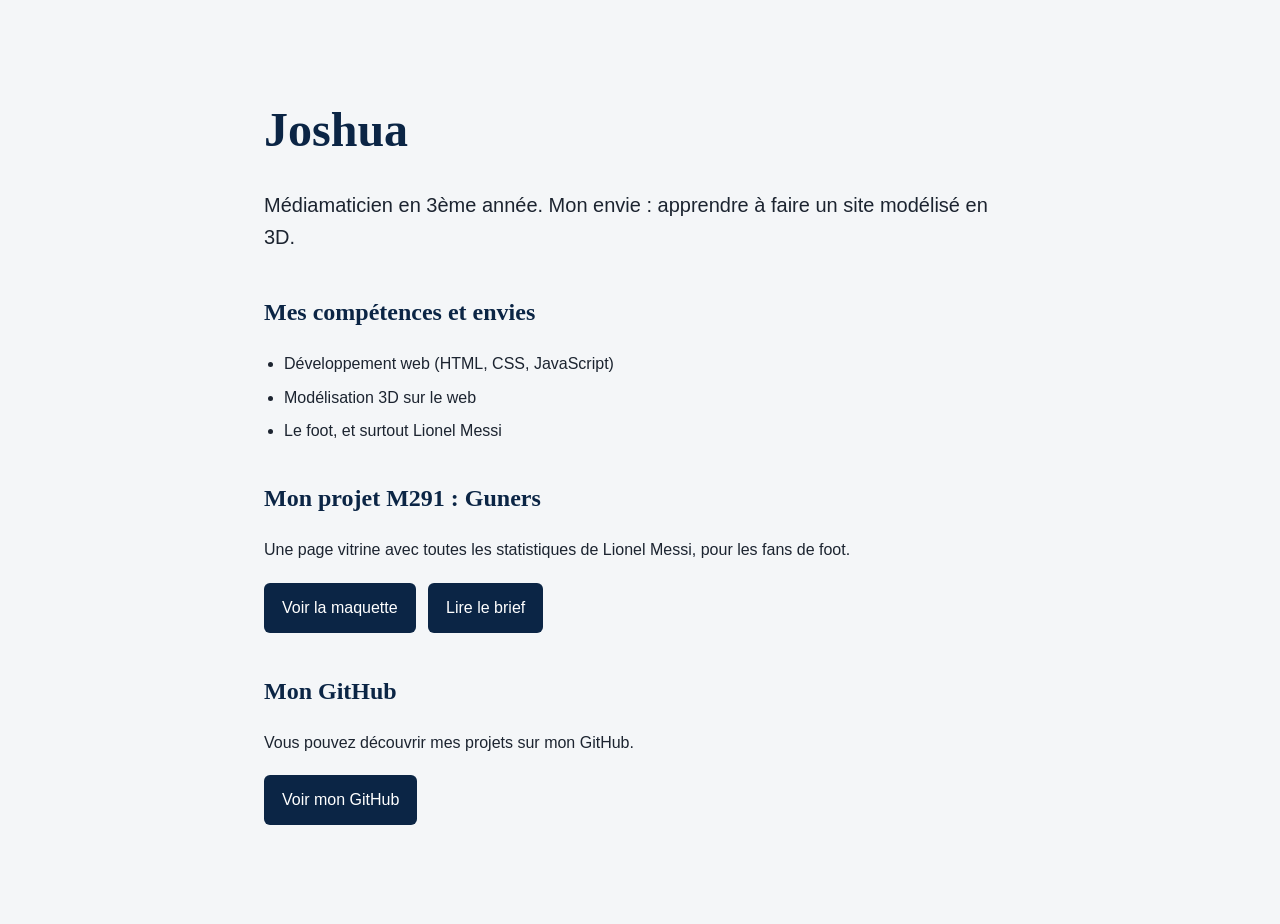
<file: index.html>
<!DOCTYPE html>
<html lang="fr">
<head>
    <meta charset="UTF-8">
    <meta name="viewport" content="width=device-width, initial-scale=1.0">
    <title>Présentation de Joshua</title>

    <style>
        /* Mise en page générale */
        * {
            box-sizing: border-box;
        }

        body {
            margin: 0;
            font-family: Arial, sans-serif;
            background-color: #f4f6f8;
            color: #1c2430;
            line-height: 1.6;
        }

        main {
            max-width: 800px;
            margin: 0 auto;
            padding: 60px 24px;
        }

        /* Présentation */
        header {
            margin-bottom: 40px;
        }

        h1 {
            margin-bottom: 10px;
            font-family: Georgia, serif;
            font-size: 3rem;
            color: #0b2545;
        }

        .intro {
            font-size: 1.25rem;
        }

        section {
            margin-bottom: 35px;
        }

        h2 {
            font-family: Georgia, serif;
            color: #0b2545;
        }

        ul {
            padding-left: 20px;
        }

        li {
            margin-bottom: 8px;
        }

        .bouton {
            display: inline-block;
            margin: 4px 8px 4px 0;
            padding: 12px 18px;
            background-color: #0b2545;
            color: white;
            text-decoration: none;
            border-radius: 6px;
        }

        .bouton:hover {
            background-color: #1d4e89;
        }

        .bouton:focus-visible {
            outline: 3px solid #e0a100;
            outline-offset: 3px;
        }

        /* Adaptation pour les petits écrans */
        @media (max-width: 600px) {
            main {
                padding: 40px 20px;
            }

            h1 {
                font-size: 2.2rem;
            }

            .intro {
                font-size: 1.1rem;
            }
        }
    </style>
</head>
<body>
    <main>
        <header>
            <h1>Joshua</h1>
            <p class="intro">
                Médiamaticien en 3ème année. Mon envie : apprendre à faire un site modélisé en 3D.
            </p>
        </header>

        <section>
            <h2>Mes compétences et envies</h2>
            <ul>
                <li>Développement web (HTML, CSS, JavaScript)</li>
                <li>Modélisation 3D sur le web</li>
                <li>Le foot, et surtout Lionel Messi</li>
            </ul>
        </section>

        <section>
            <h2>Mon projet M291 : Guners</h2>
            <p>
                Une page vitrine avec toutes les statistiques de Lionel Messi, pour les fans de foot.
            </p>
            <a class="bouton" href="Guners/design/propositions/code/piste-c-moderne.html">Voir la maquette</a>
            <a class="bouton" href="Guners/brief.html">Lire le brief</a>
        </section>

        <section>
            <h2>Mon GitHub</h2>
            <p>
                Vous pouvez découvrir mes projets sur mon GitHub.
            </p>
            <a class="bouton" href="https://github.com/joshua-creation" target="_blank" rel="noopener">
                Voir mon GitHub
            </a>
        </section>
    </main>
</body>
</html>
</file>
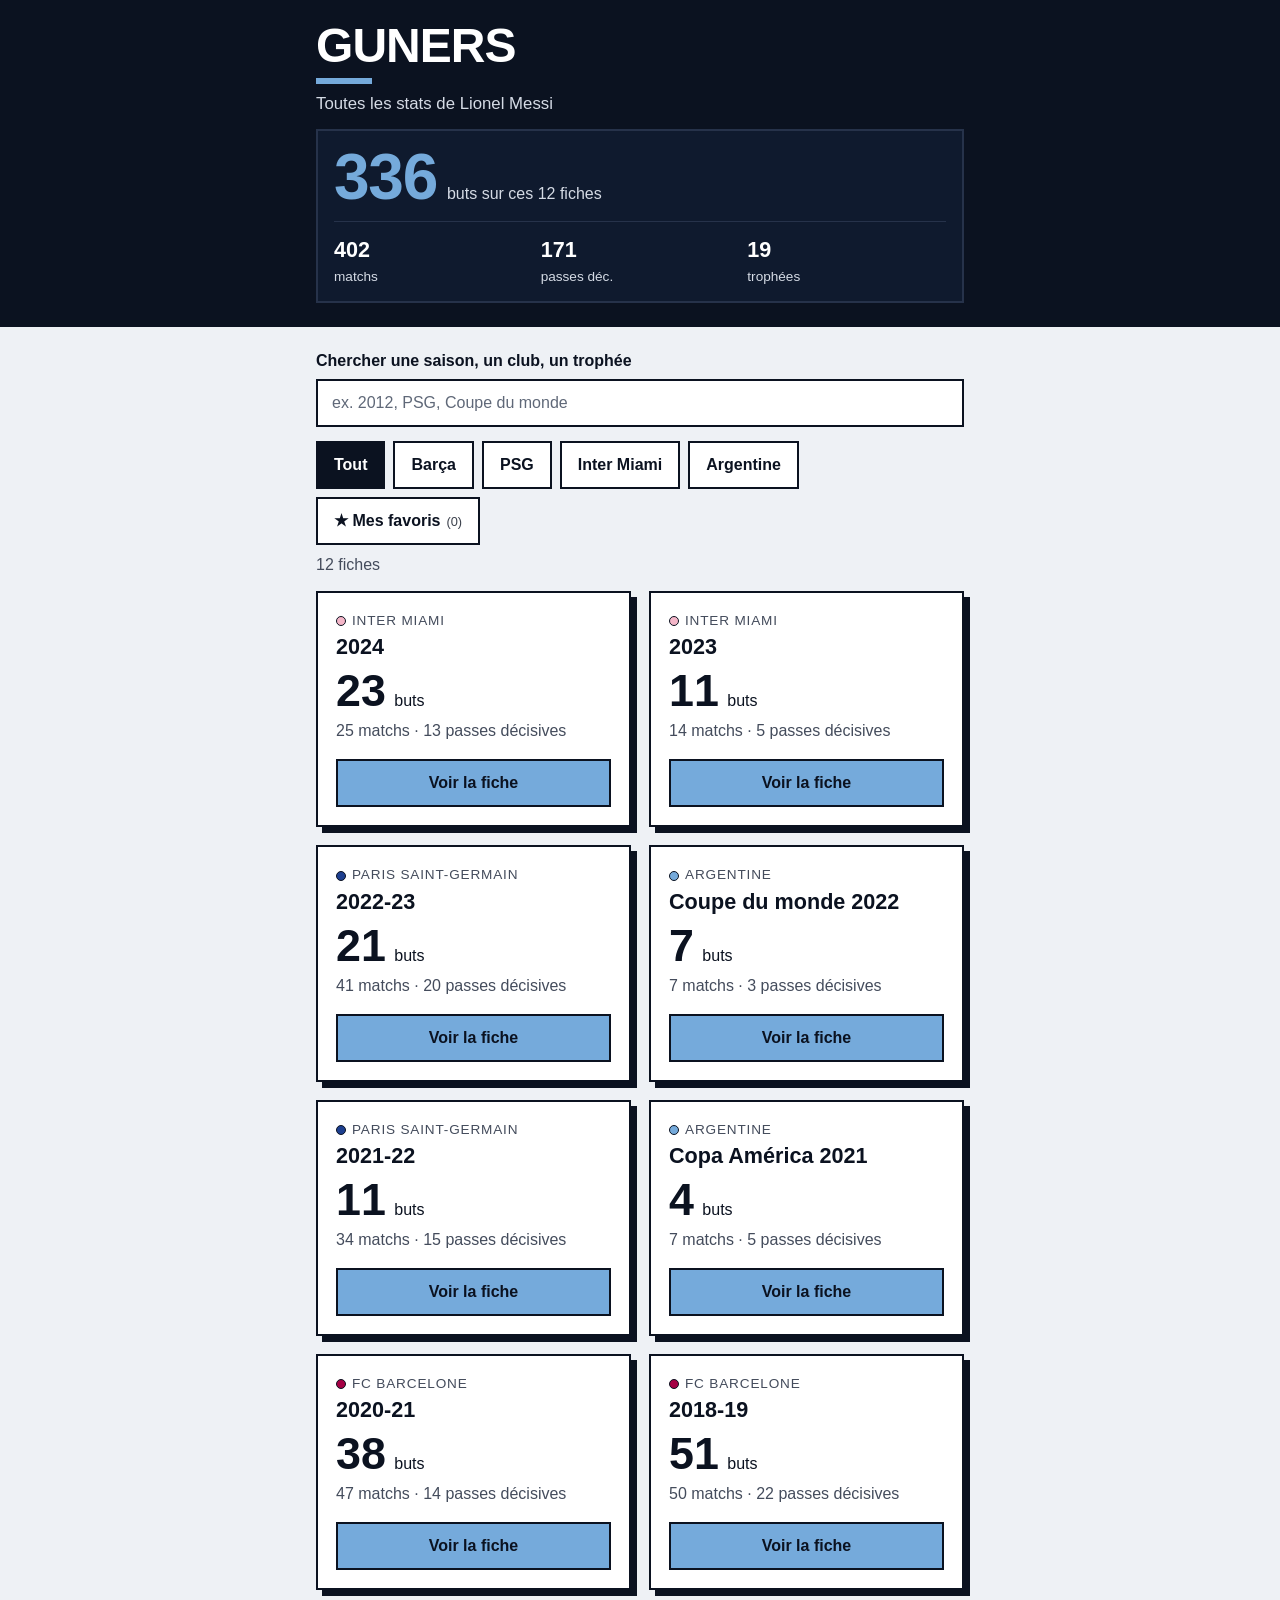
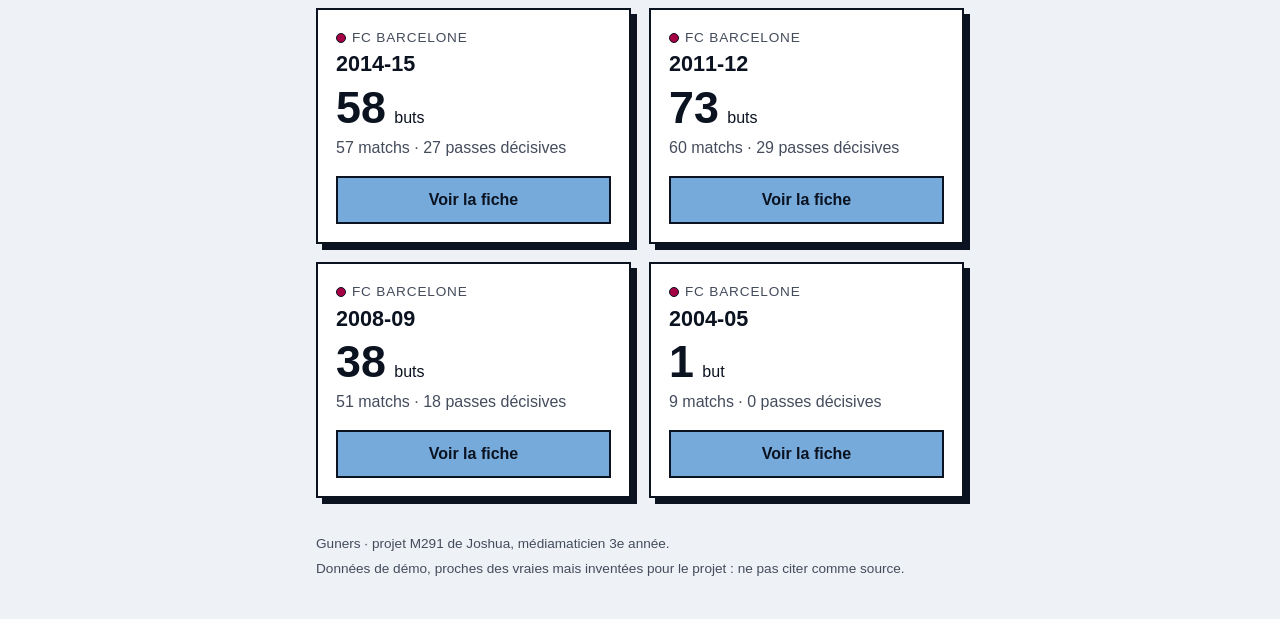
<file: Guners/site/index.html>
<!DOCTYPE html>
<html lang="fr">
<head>
  <meta charset="utf-8">
  <meta name="viewport" content="width=device-width, initial-scale=1">
  <title>Guners · Toutes les stats de Lionel Messi</title>
  <meta name="description" content="Guners rassemble les statistiques de Lionel Messi saison par saison : buts, matchs, passes décisives et trophées. Filtre par club, garde tes saisons en favoris.">
  <meta name="theme-color" content="#0b1220">
  <link rel="icon" href="data:image/svg+xml,%3Csvg xmlns='http://www.w3.org/2000/svg' viewBox='0 0 64 64'%3E%3Crect width='64' height='64' fill='%230b1220'/%3E%3Ctext x='32' y='46' font-family='Arial' font-weight='900' font-size='40' text-anchor='middle' fill='%2375aadb'%3EG%3C/text%3E%3C/svg%3E">
  <link rel="stylesheet" href="style.css">
</head>
<body>
  <a class="lien-evitement" href="#contenu">Aller au contenu</a>

  <header class="entete">
    <div class="entete-interne">
      <p class="logo"><a href="#/">Guners</a></p>
      <h1 class="accroche">Toutes les stats de Lionel Messi</h1>
      <div class="tableau">
        <p class="tableau-ligne">
          <strong id="total-buts" class="tableau-chiffre">0</strong>
          <span class="tableau-legende">buts sur ces <span id="total-fiches">0</span> fiches</span>
        </p>
        <ul class="tableau-mini" aria-label="Autres totaux">
          <li><strong id="total-matchs">0</strong> matchs</li>
          <li><strong id="total-passes">0</strong> passes déc.</li>
          <li><strong id="total-trophees">0</strong> trophées</li>
        </ul>
      </div>
    </div>
  </header>

  <main id="contenu">
    <section id="vue-liste" aria-labelledby="titre-liste">
      <h2 id="titre-liste" class="sr-only">Les fiches saison par saison</h2>

      <label class="label-recherche" for="recherche">Chercher une saison, un club, un trophée</label>
      <div class="recherche-boite">
        <input id="recherche" class="recherche" type="search" placeholder="ex. 2012, PSG, Coupe du monde" autocomplete="off" enterkeyhint="search">
      </div>

      <div id="puces" class="puces" role="group" aria-label="Filtrer par club"></div>

      <p id="statut" class="statut" aria-live="polite"></p>
      <ul id="liste" class="liste"></ul>
    </section>

    <section id="vue-fiche" aria-label="Fiche détaillée" hidden></section>
  </main>

  <footer class="pied">
    <p>Guners · projet M291 de Joshua, médiamaticien 3e année.</p>
    <p>Données de démo, proches des vraies mais inventées pour le projet : ne pas citer comme source.</p>
  </footer>

  <script src="script.js"></script>
</body>
</html>
</file>
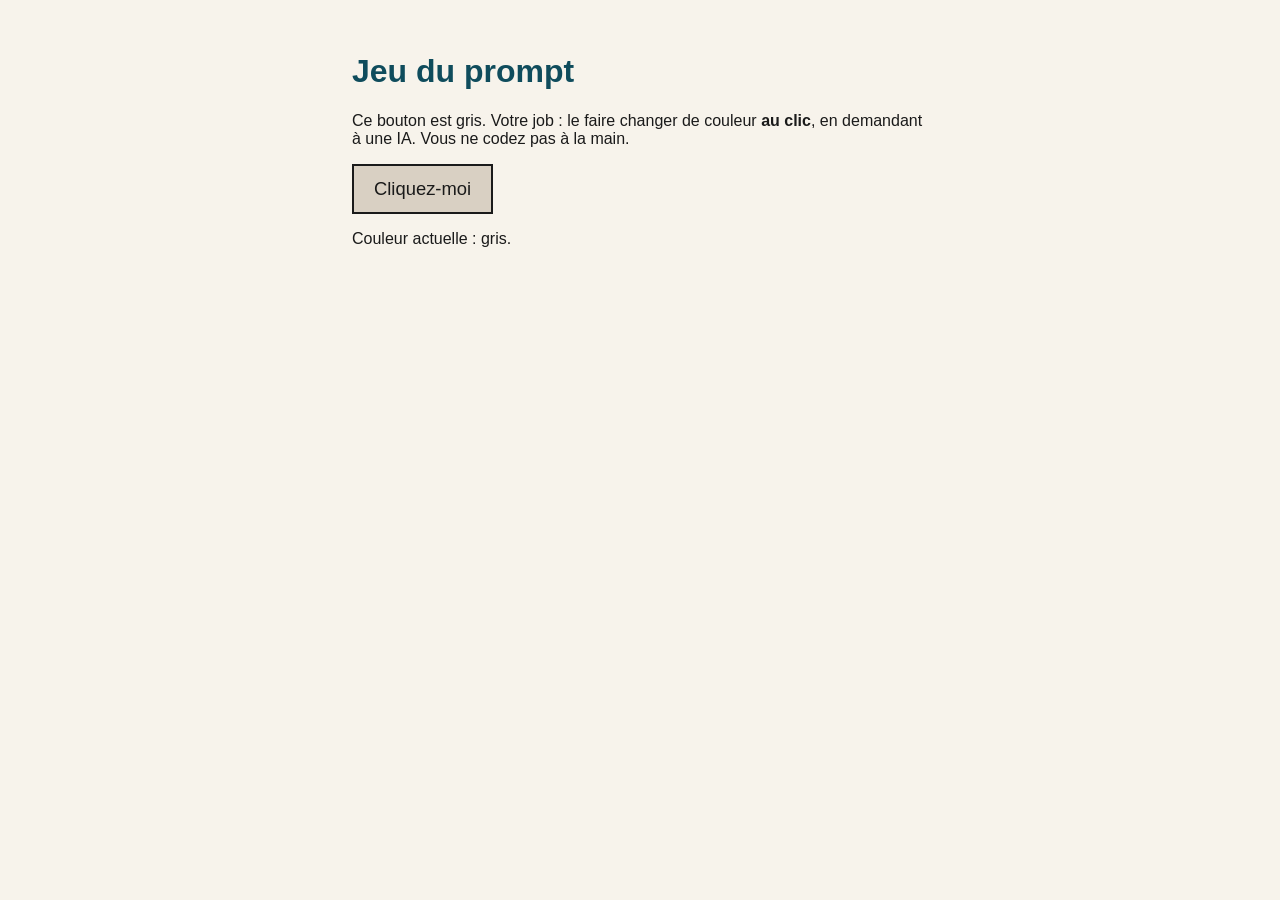
<file: S3 EX/jeu-du-prompt.html>
<!DOCTYPE html>
<html lang="fr">
<head>
  <meta charset="utf-8">
  <meta name="viewport" content="width=device-width, initial-scale=1">
  <title>Jeu du prompt — e1-5</title>
  <style>
    /* Mise en page simple : on n’y touche pas pendant l’exercice. */
    body {
      margin: 0;
      font-family: Arial, Helvetica, sans-serif;
      background: #f7f3eb;
      color: #1a1a1a;
      padding: 2rem 1.25rem;
    }
    main { max-width: 36rem; margin: 0 auto; }
    h1 { color: #0f4c5c; }

    /* Le bouton à transformer. Son id est "magic" : citez-le dans le prompt. */
    #magic {
      font-size: 1.15rem;
      padding: 0.75rem 1.25rem;
      border: 2px solid #1a1a1a;
      background: #d9d0c3;
      color: #1a1a1a;
      cursor: pointer;
    }

    /* Ajouté via prompt : l'état « activé » du bouton, appliqué au clic. */
    #magic.actif {
      background: #75aadb; /* bleu ciel de l'Argentine */
      color: #0b1b2b;
      border-color: #0b1b2b;
    }
    #magic:focus-visible { outline: 3px solid #0f4c5c; outline-offset: 3px; }
  </style>
</head>
<body>
  <main>
    <h1>Jeu du prompt</h1>
    <p>Ce bouton est gris. Votre job : le faire changer de couleur <strong>au clic</strong>, en demandant à une IA. Vous ne codez pas à la main.</p>
    <button type="button" id="magic">Cliquez-moi</button>
    <p id="etat" aria-live="polite">Couleur actuelle : gris.</p>
  </main>
  <script>
    // Au clic sur #magic, on ajoute/retire la classe « actif » (boîte),
    // puis on recopie l'état à l'écran (vitrine) dans #etat.
    const bouton = document.getElementById("magic");
    const etat = document.getElementById("etat");
    bouton.addEventListener("click", function () {
      const actif = bouton.classList.toggle("actif");
      etat.textContent = actif ? "Couleur actuelle : bleu ciel." : "Couleur actuelle : gris.";
    });
  </script>
</body>
</html>
</file>
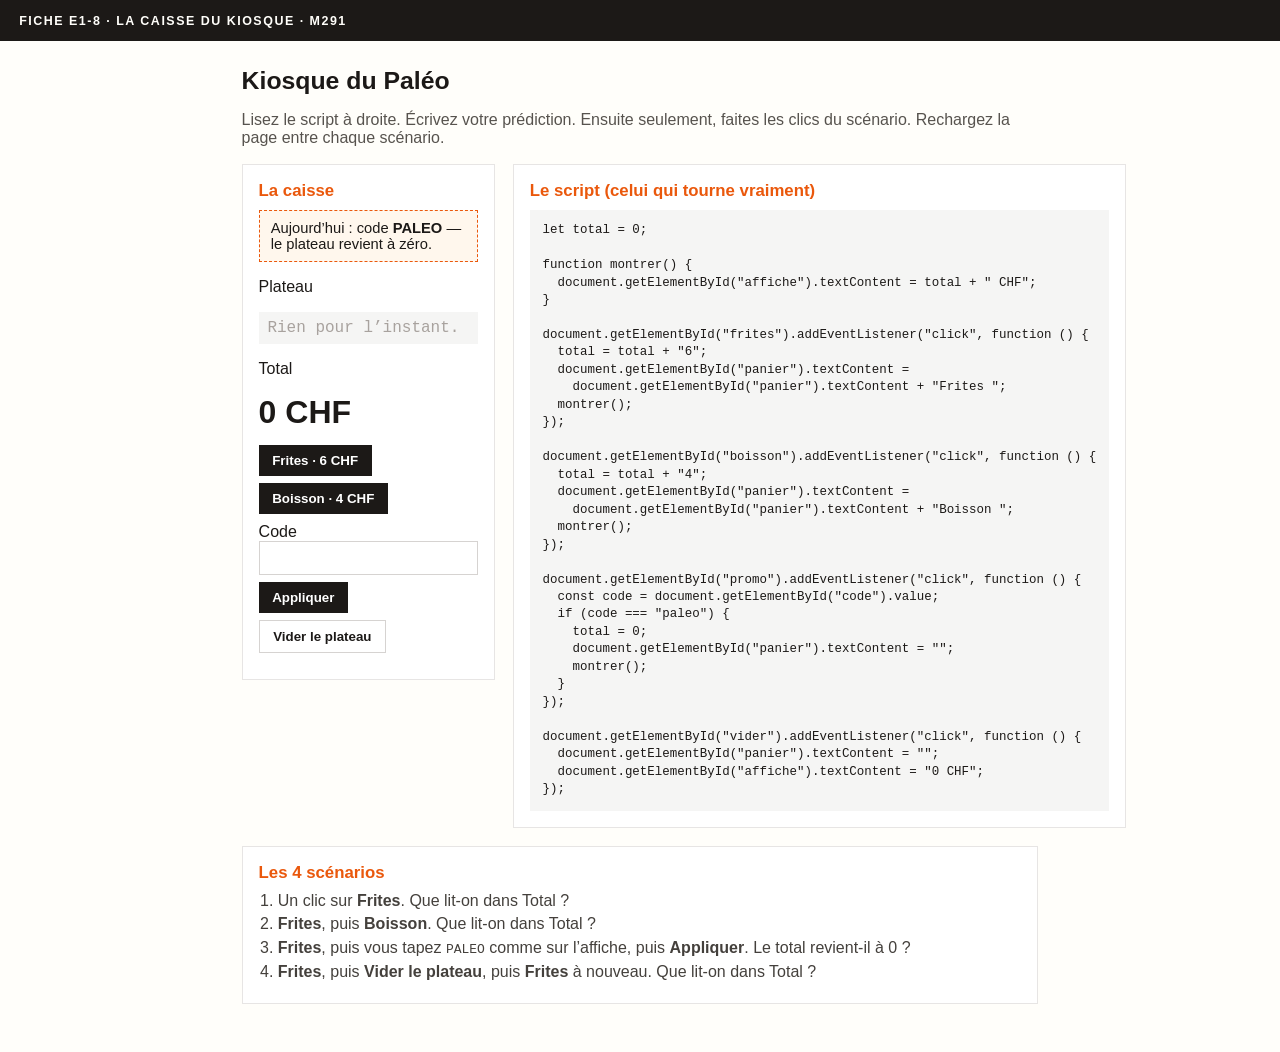
<file: S4 EX/caisse.html>
<!DOCTYPE html>
<html lang="fr">
<head>
  <meta charset="utf-8">
  <meta name="viewport" content="width=device-width, initial-scale=1">
  <title>e1-8 — La caisse du kiosque</title>
  <style>
    :root { --ink:#1c1917; --band:#1c1917; --accent:#ea580c; --bg:#fffefa; --paper:#f5f5f4; }
    * { box-sizing: border-box; }
    body { margin:0; font-family: Arial, Helvetica, sans-serif; background:var(--bg); color:var(--ink); }
    header { background:var(--band); color:#fffefa; padding:0.85rem 1.2rem; letter-spacing:.12em; text-transform:uppercase; font-size:.78rem; font-weight:700; }
    main { max-width: 52rem; margin:0 auto; padding:1.4rem 1.1rem 3rem; }
    h1 { font-size:1.55rem; margin:.2rem 0 .45rem; }
    .lead { color:#57534e; margin-bottom:1.1rem; }
    .grid { display:grid; gap:1.1rem; }
    @media (min-width: 720px) { .grid { grid-template-columns: 1fr 1.15fr; align-items:start; } }
    .card { background:#fff; border:1px solid #e7e5e4; padding:1rem 1rem 1.05rem; }
    .card h2 { margin:0 0 .55rem; font-size:1.05rem; color:var(--accent); }
    .affiche-code { background:#fff7ed; border:1px dashed #ea580c; padding:.55rem .7rem; margin:0 0 .8rem; font-size:.92rem; }
    .panier { min-height:1.4rem; margin:.2rem 0 .7rem; padding:.45rem .55rem; background:var(--paper); font-family: ui-monospace, monospace; }
    .panier:empty::before { content:"Rien pour l’instant."; color:#a8a29e; }
    .total { font-size:2rem; font-weight:700; margin:.15rem 0 .85rem; }
    .row { display:flex; flex-wrap:wrap; gap:.45rem; margin-bottom:.55rem; }
    button { background:var(--band); color:#fff; border:0; padding:.5rem .85rem; font-weight:700; cursor:pointer; }
    button:hover { background:var(--accent); }
    button.ghost { background:#fff; color:var(--ink); border:1px solid #d6d3d1; }
    button.ghost:hover { border-color:var(--accent); color:var(--accent); background:#fff; }
    input { font:inherit; padding:.45rem .55rem; border:1px solid #d6d3d1; min-width:8rem; }
    pre { background:var(--paper); padding:.75rem .8rem; overflow:auto; font-size:.78rem; line-height:1.4; margin:0; }
    ol { margin:.3rem 0 0; padding-left:1.2rem; color:#44403c; }
    ol li { margin:0 0 .35rem; }
  </style>
</head>
<body>
  <header>Fiche e1-8 · La caisse du kiosque · M291</header>
  <main>
    <h1>Kiosque du Paléo</h1>
    <p class="lead">Lisez le script à droite. Écrivez votre prédiction. Ensuite seulement, faites les clics du scénario. Rechargez la page entre chaque scénario.</p>

    <div class="grid">
      <section class="card">
        <h2>La caisse</h2>
        <p class="affiche-code">Aujourd’hui : code <strong>PALEO</strong> — le plateau revient à zéro.</p>
        <p>Plateau</p>
        <p class="panier" id="panier"></p>
        <p>Total</p>
        <p class="total" id="affiche">0 CHF</p>
        <div class="row">
          <button type="button" id="frites">Frites · 6 CHF</button>
          <button type="button" id="boisson">Boisson · 4 CHF</button>
        </div>
        <div class="row">
          <label>Code <input id="code" type="text" autocomplete="off" spellcheck="false"></label>
          <button type="button" id="promo">Appliquer</button>
          <button type="button" class="ghost" id="vider">Vider le plateau</button>
        </div>
      </section>

      <section class="card">
        <h2>Le script (celui qui tourne vraiment)</h2>
        <pre>let total = 0;

function montrer() {
  document.getElementById("affiche").textContent = total + " CHF";
}

document.getElementById("frites").addEventListener("click", function () {
  total = total + "6";
  document.getElementById("panier").textContent =
    document.getElementById("panier").textContent + "Frites ";
  montrer();
});

document.getElementById("boisson").addEventListener("click", function () {
  total = total + "4";
  document.getElementById("panier").textContent =
    document.getElementById("panier").textContent + "Boisson ";
  montrer();
});

document.getElementById("promo").addEventListener("click", function () {
  const code = document.getElementById("code").value;
  if (code === "paleo") {
    total = 0;
    document.getElementById("panier").textContent = "";
    montrer();
  }
});

document.getElementById("vider").addEventListener("click", function () {
  document.getElementById("panier").textContent = "";
  document.getElementById("affiche").textContent = "0 CHF";
});</pre>
      </section>
    </div>

    <section class="card" style="margin-top:1.1rem;">
      <h2>Les 4 scénarios</h2>
      <ol>
        <li>Un clic sur <strong>Frites</strong>. Que lit-on dans Total ?</li>
        <li><strong>Frites</strong>, puis <strong>Boisson</strong>. Que lit-on dans Total ?</li>
        <li><strong>Frites</strong>, puis vous tapez <code>PALEO</code> comme sur l’affiche, puis <strong>Appliquer</strong>. Le total revient-il à 0 ?</li>
        <li><strong>Frites</strong>, puis <strong>Vider le plateau</strong>, puis <strong>Frites</strong> à nouveau. Que lit-on dans Total ?</li>
      </ol>
    </section>
  </main>
  <script>
    let total = 0;

    function montrer() {
      document.getElementById("affiche").textContent = total + " CHF";
    }

    document.getElementById("frites").addEventListener("click", function () {
      total = total + "6";
      document.getElementById("panier").textContent =
        document.getElementById("panier").textContent + "Frites ";
      montrer();
      console.log("total :", total);
    });

    document.getElementById("boisson").addEventListener("click", function () {
      total = total + "4";
      document.getElementById("panier").textContent =
        document.getElementById("panier").textContent + "Boisson ";
      montrer();
      console.log("total :", total);
    });

    document.getElementById("promo").addEventListener("click", function () {
      const code = document.getElementById("code").value;
      if (code === "paleo") {
        total = 0;
        document.getElementById("panier").textContent = "";
        montrer();
      }
      console.log("code tapé :", JSON.stringify(code));
    });

    document.getElementById("vider").addEventListener("click", function () {
      document.getElementById("panier").textContent = "";
      document.getElementById("affiche").textContent = "0 CHF";
      console.log("plateau vidé, total en mémoire :", total);
    });
  </script>
</body>
</html>
</file>
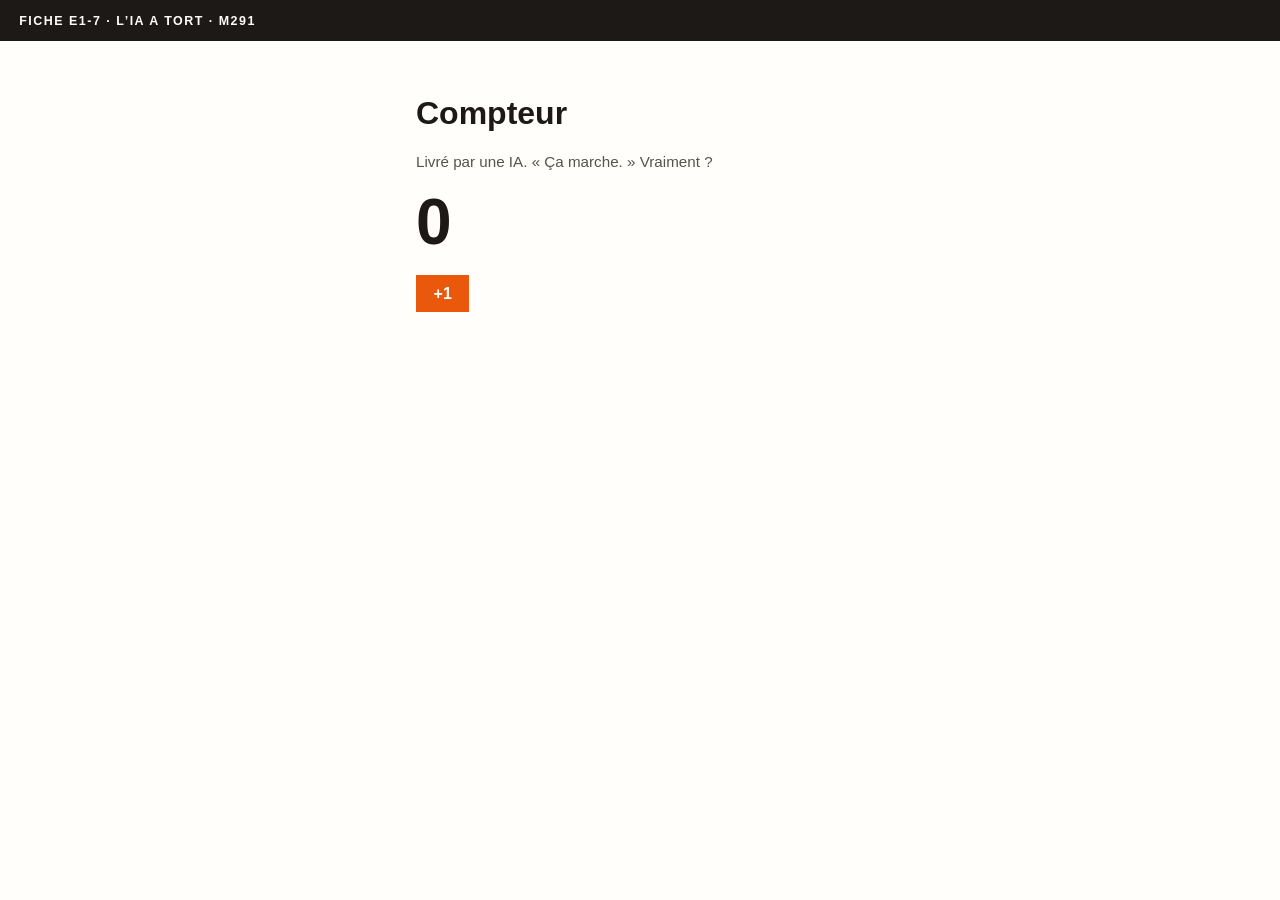
<file: S4 EX/compteur.html>
<!DOCTYPE html>
<html lang="fr">
<head>
  <meta charset="utf-8">
  <meta name="viewport" content="width=device-width, initial-scale=1">
  <title>Compteur — e1-7 (version livrée par l’IA)</title>
  <style>
    body { font-family: Arial, Helvetica, sans-serif; background:#fffefa; color:#1c1917; margin:0; }
    header { background:#1c1917; color:#fffefa; padding:.85rem 1.2rem; letter-spacing:.12em; text-transform:uppercase; font-size:.78rem; font-weight:700; }
    main { max-width: 28rem; margin:0 auto; padding:2rem 1.1rem; }
    .count { font-size: 4rem; font-weight:700; margin:.4rem 0 1rem; }
    button { background:#ea580c; color:#fff; border:0; padding:.6rem 1.1rem; font-size:1rem; font-weight:700; cursor:pointer; }
    .note { color:#57534e; font-size:.95rem; }
  </style>
</head>
<body>
  <header>Fiche e1-7 · L’IA a tort · M291</header>
  <main>
    <h1>Compteur</h1>
    <p class="note">Livré par une IA. « Ça marche. » Vraiment ?</p>
    <p class="count" id="affiche">0</p>
    <button type="button" id="plus">+1</button>
  </main>
  <script>
    // Boîte « n » : le vrai compteur, en mémoire.
    let n = 0;

    const bouton = document.getElementById("plus");

    bouton.addEventListener("click", function () {
      n = n + 1;
      console.log("n vaut maintenant", n);
    });
  </script>
</body>
</html>
</file>
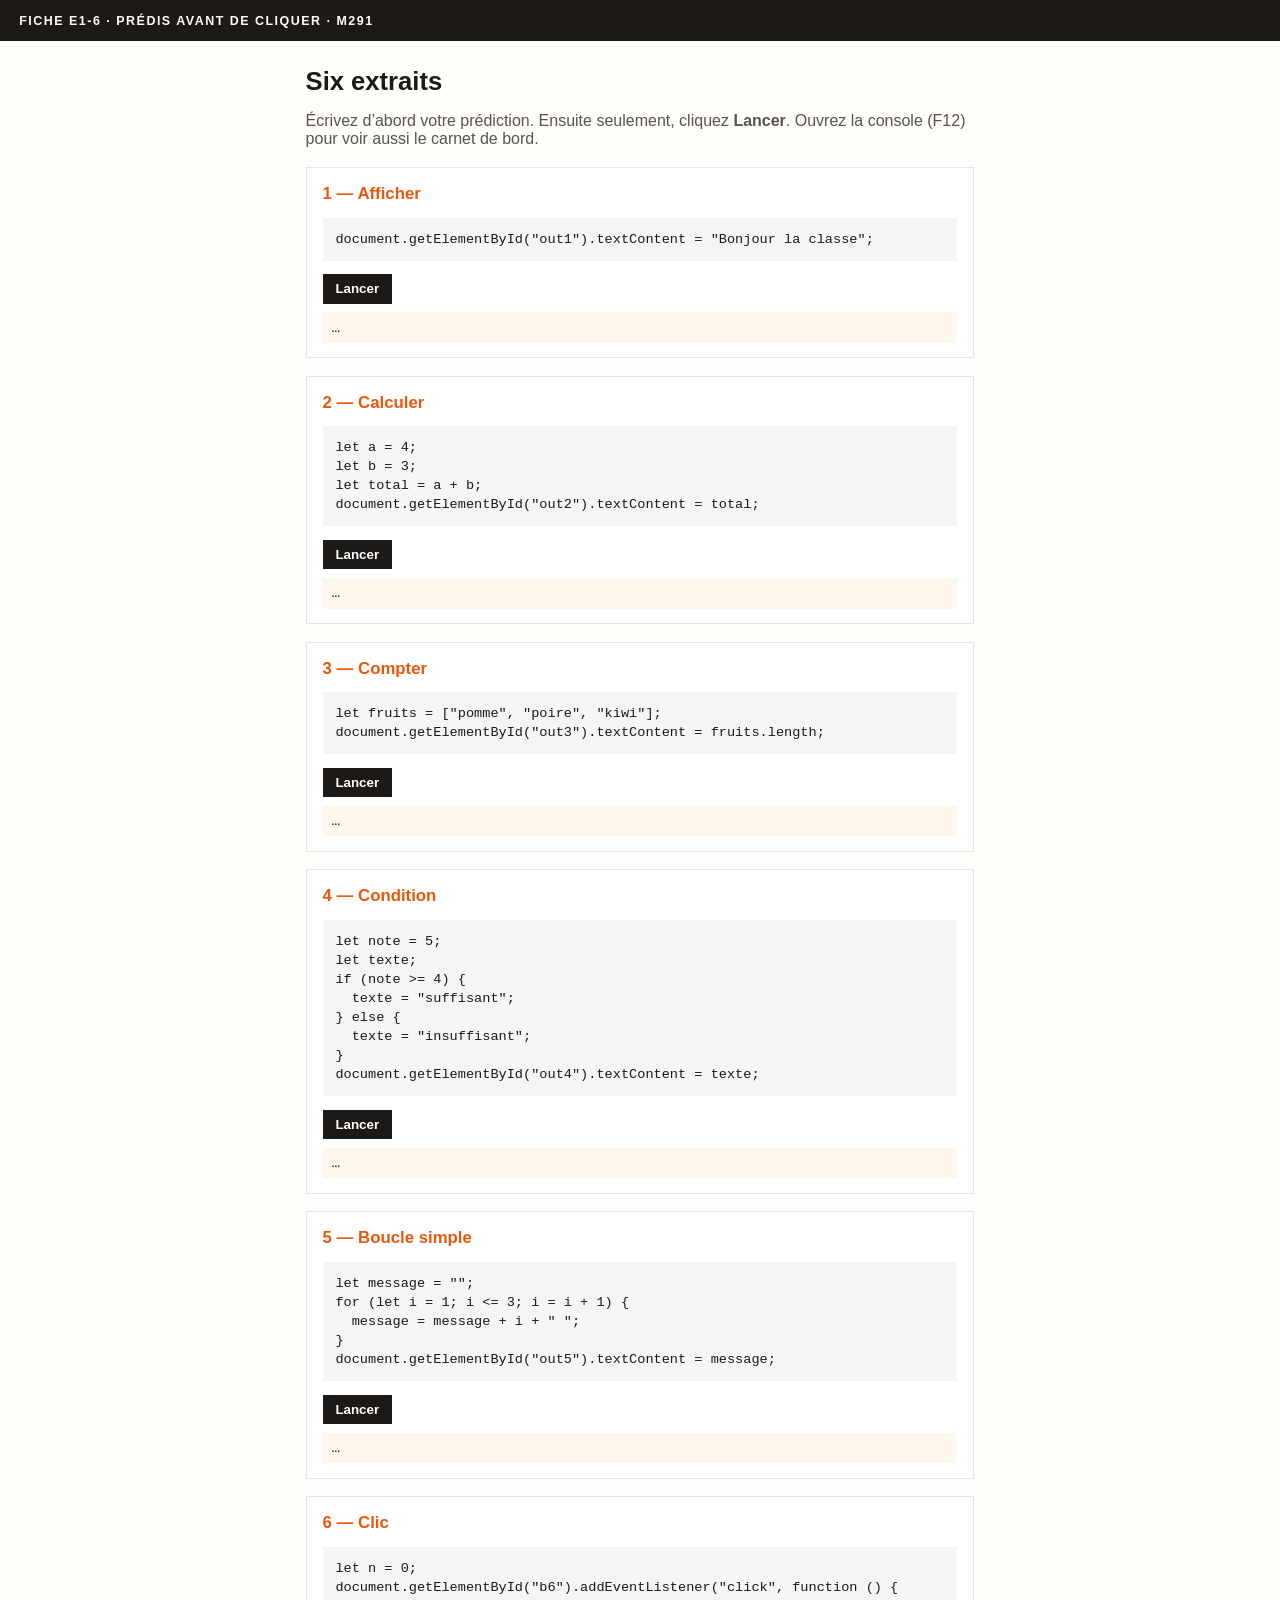
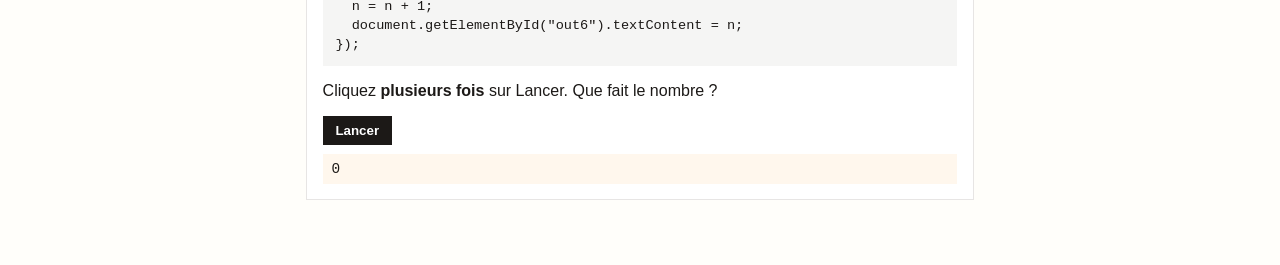
<file: S4 EX/six-extraits.html>
<!DOCTYPE html>
<html lang="fr">
<head>
  <meta charset="utf-8">
  <meta name="viewport" content="width=device-width, initial-scale=1">
  <title>e1-6 — Prédis avant de cliquer</title>
  <style>
    :root { --ink:#1c1917; --band:#1c1917; --accent:#ea580c; --bg:#fffefa; --paper:#f5f5f4; }
    * { box-sizing: border-box; }
    body { margin:0; font-family: Arial, Helvetica, sans-serif; background:var(--bg); color:var(--ink); }
    header { background:var(--band); color:#fffefa; padding:0.85rem 1.2rem; letter-spacing:.12em; text-transform:uppercase; font-size:.78rem; font-weight:700; }
    main { max-width: 44rem; margin:0 auto; padding:1.4rem 1.1rem 3rem; }
    h1 { font-size:1.6rem; margin:.2rem 0 0.6rem; }
    .lead { color:#57534e; margin-bottom:1.2rem; }
    article { background:#fff; border:1px solid #e7e5e4; margin:0 0 1.1rem; padding:1rem 1rem 0.9rem; }
    article h2 { margin:0 0 .4rem; font-size:1.05rem; color:var(--accent); }
    pre { background:var(--paper); padding:.75rem .8rem; overflow:auto; font-size:.85rem; line-height:1.4; }
    button { background:var(--band); color:#fff; border:0; padding:.45rem .8rem; font-weight:700; cursor:pointer; }
    button:hover { background:var(--accent); }
    .out { min-height:1.4rem; margin:.55rem 0 0; padding:.45rem .55rem; background:#fff7ed; font-family: ui-monospace, monospace; font-size:.9rem; }
  </style>
</head>
<body>
  <header>Fiche e1-6 · Prédis avant de cliquer · M291</header>
  <main>
    <h1>Six extraits</h1>
    <p class="lead">Écrivez d’abord votre prédiction. Ensuite seulement, cliquez <strong>Lancer</strong>. Ouvrez la console (F12) pour voir aussi le carnet de bord.</p>

    <article>
      <h2>1 — Afficher</h2>
      <pre>document.getElementById("out1").textContent = "Bonjour la classe";</pre>
      <button type="button" id="b1">Lancer</button>
      <div class="out" id="out1">…</div>
    </article>

    <article>
      <h2>2 — Calculer</h2>
      <pre>let a = 4;
let b = 3;
let total = a + b;
document.getElementById("out2").textContent = total;</pre>
      <button type="button" id="b2">Lancer</button>
      <div class="out" id="out2">…</div>
    </article>

    <article>
      <h2>3 — Compter</h2>
      <pre>let fruits = ["pomme", "poire", "kiwi"];
document.getElementById("out3").textContent = fruits.length;</pre>
      <button type="button" id="b3">Lancer</button>
      <div class="out" id="out3">…</div>
    </article>

    <article>
      <h2>4 — Condition</h2>
      <pre>let note = 5;
let texte;
if (note >= 4) {
  texte = "suffisant";
} else {
  texte = "insuffisant";
}
document.getElementById("out4").textContent = texte;</pre>
      <button type="button" id="b4">Lancer</button>
      <div class="out" id="out4">…</div>
    </article>

    <article>
      <h2>5 — Boucle simple</h2>
      <pre>let message = "";
for (let i = 1; i <= 3; i = i + 1) {
  message = message + i + " ";
}
document.getElementById("out5").textContent = message;</pre>
      <button type="button" id="b5">Lancer</button>
      <div class="out" id="out5">…</div>
    </article>

    <article>
      <h2>6 — Clic</h2>
      <pre>let n = 0;
document.getElementById("b6").addEventListener("click", function () {
  n = n + 1;
  document.getElementById("out6").textContent = n;
});</pre>
      <p>Cliquez <strong>plusieurs fois</strong> sur Lancer. Que fait le nombre ?</p>
      <button type="button" id="b6">Lancer</button>
      <div class="out" id="out6">0</div>
    </article>
  </main>
  <script>
    document.getElementById("b1").addEventListener("click", function () {
      document.getElementById("out1").textContent = "Bonjour la classe";
      console.log("extrait 1 : texte affiché");
    });
    document.getElementById("b2").addEventListener("click", function () {
      let a = 4;
      let b = 3;
      let total = a + b;
      document.getElementById("out2").textContent = total;
      console.log("extrait 2 :", total);
    });
    document.getElementById("b3").addEventListener("click", function () {
      let fruits = ["pomme", "poire", "kiwi"];
      document.getElementById("out3").textContent = fruits.length;
      console.log("extrait 3 :", fruits.length);
    });
    document.getElementById("b4").addEventListener("click", function () {
      let note = 5;
      let texte;
      if (note >= 4) {
        texte = "suffisant";
      } else {
        texte = "insuffisant";
      }
      document.getElementById("out4").textContent = texte;
      console.log("extrait 4 :", texte);
    });
    document.getElementById("b5").addEventListener("click", function () {
      let message = "";
      for (let i = 1; i <= 3; i = i + 1) {
        message = message + i + " ";
      }
      document.getElementById("out5").textContent = message;
      console.log("extrait 5 :", message);
    });
    let n = 0;
    document.getElementById("b6").addEventListener("click", function () {
      n = n + 1;
      document.getElementById("out6").textContent = n;
      console.log("extrait 6 :", n);
    });
  </script>
</body>
</html>
</file>
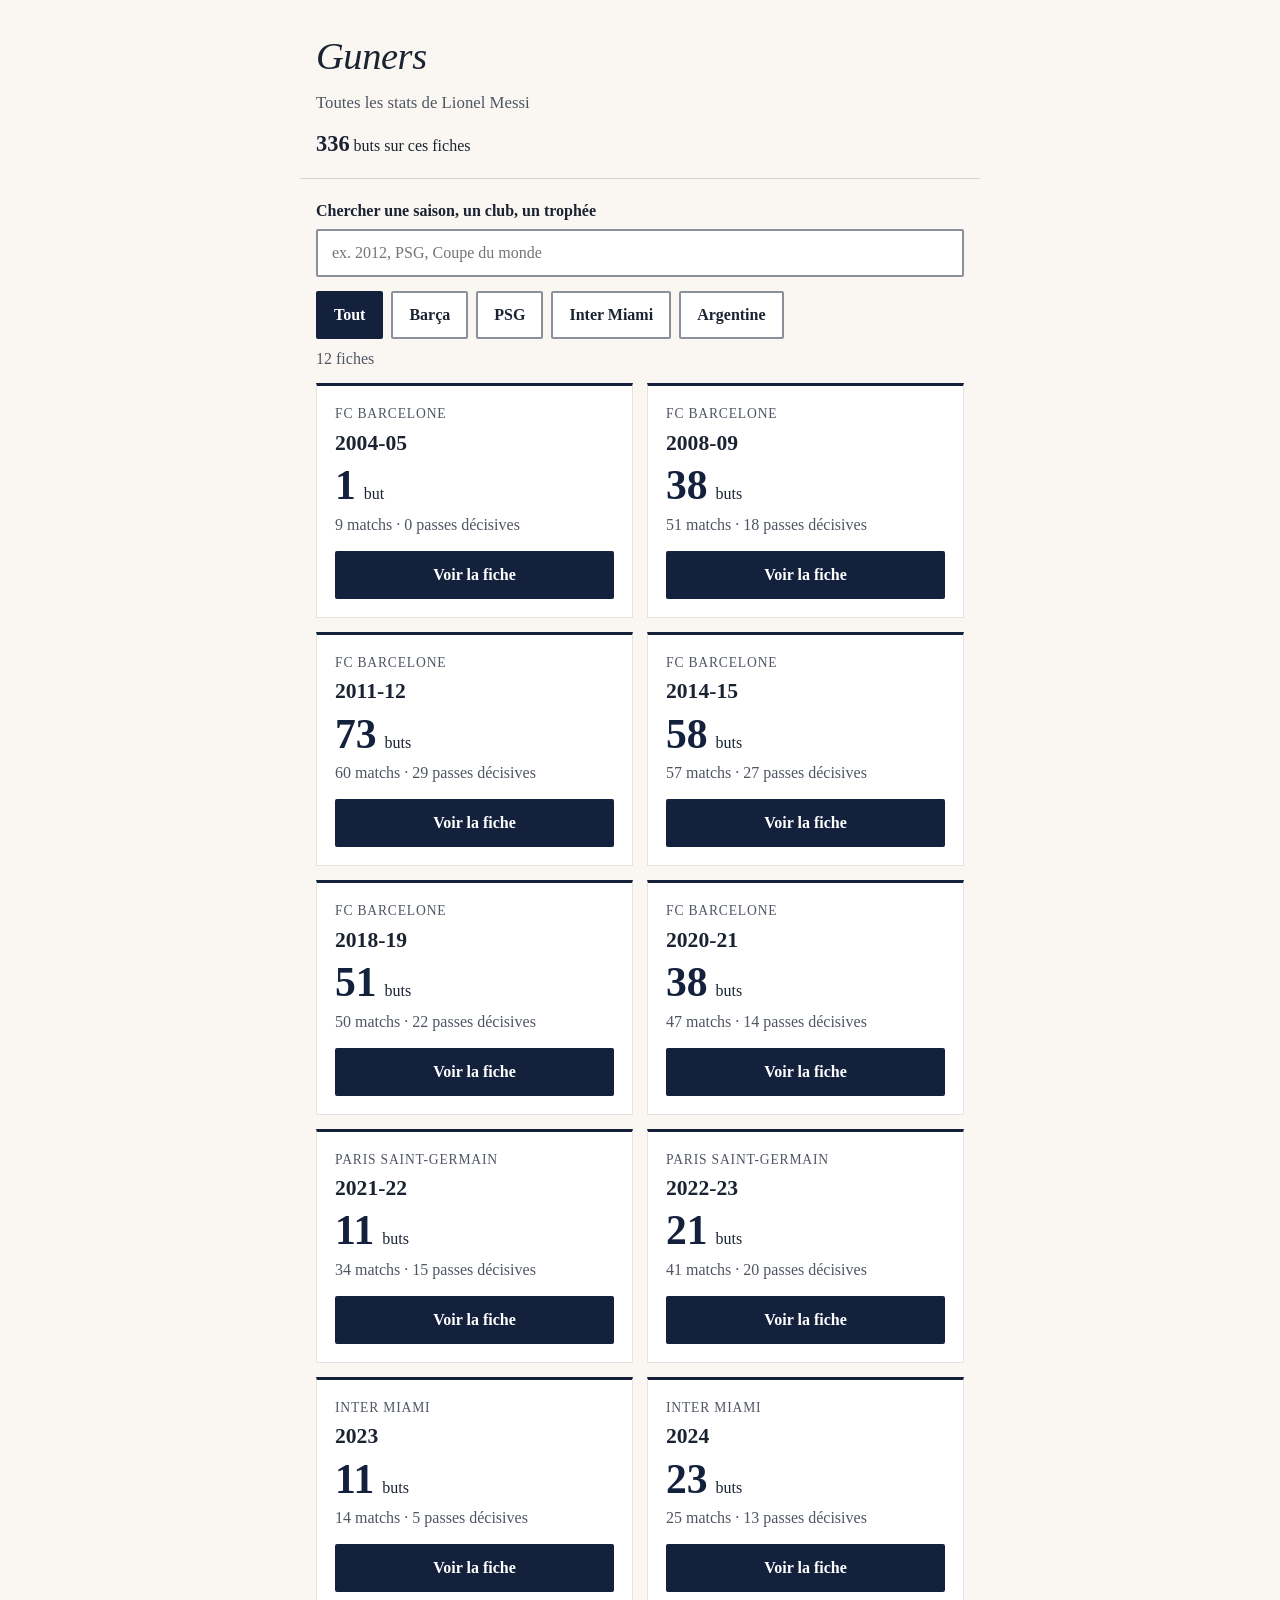
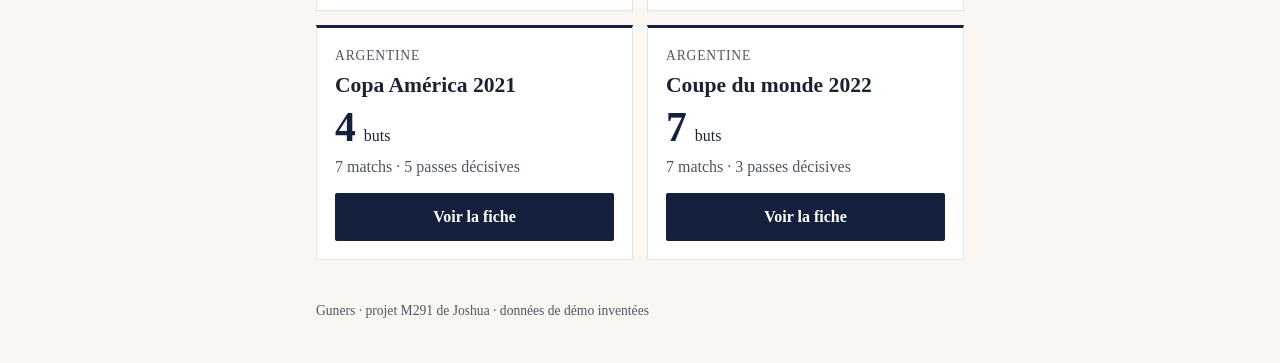
<file: Guners/design/propositions/code/piste-a-editoriale.html>
<!DOCTYPE html>
<html lang="fr">
<head>
  <meta charset="utf-8">
  <meta name="viewport" content="width=device-width, initial-scale=1">
  <title>Guners — Piste A · Éditoriale & sobre</title>
  <style>
    /* Piste A · Éditoriale & sobre — seules les variables et quelques règles de style changent entre les pistes. */
    :root {
      --fond: #faf7f2; --surface: #ffffff; --texte: #1b2333; --texte-doux: #4f5663;
      --bordure: #8a8f99; --action: #14213d; --action-survol: #26365c; --action-texte: #ffffff;
      --puce-active: #14213d; --puce-active-texte: #ffffff; --chiffre: #14213d;
      --focus: #9a6a00; --succes: #1e6b3a;
      --police-titre: Georgia, "Times New Roman", serif; --police-texte: Georgia, "Times New Roman", serif;
    }
    .entete { padding-top: 28px; padding-bottom: 18px; border-bottom: 1px solid #d9d4ca; }
    .logo { font-size: 2.4rem; font-style: italic; letter-spacing: -.01em; }
    .accroche { font-size: 1.05rem; color: var(--texte-doux); }
    .total strong { font-size: 1.4rem; }
    .carte, .fiche { border-top: 3px solid var(--action); border-left: 1px solid #e5e3de; border-right: 1px solid #e5e3de; border-bottom: 1px solid #e5e3de; }
    .puce, .recherche, .bouton-principal, .bouton-secondaire, .bouton-retour { border-radius: 2px; }
    .puce { border-width: 1px; font-weight: 400; }

    /* --- Structure commune aux 3 pistes --- */
    * { box-sizing: border-box; }
    html { -webkit-text-size-adjust: 100%; }
    body { margin: 0; background: var(--fond); color: var(--texte); font-family: var(--police-texte); line-height: 1.5; }
    .sr-only { position: absolute; width: 1px; height: 1px; overflow: hidden; clip: rect(0 0 0 0); white-space: nowrap; }
    .lien-evitement { position: absolute; left: 8px; top: -60px; padding: 12px 16px; background: var(--action); color: var(--action-texte); z-index: 10; }
    .lien-evitement:focus { top: 8px; }
    :focus-visible { outline: 3px solid var(--focus); outline-offset: 3px; }
    .entete, main, .pied { max-width: 680px; margin: 0 auto; padding-left: 16px; padding-right: 16px; }
    .logo { margin: 0; font-family: var(--police-titre); }
    .accroche { margin: 4px 0 0; }
    .total { margin: 12px 0 0; }
    .total strong { font-family: var(--police-titre); }
    .label-recherche { display: block; font-weight: 700; margin: 20px 0 6px; }
    .recherche { width: 100%; min-height: 48px; padding: 10px 14px; font: inherit; color: var(--texte); background: var(--surface); border: 2px solid var(--bordure); }
    .puces { display: flex; flex-wrap: wrap; gap: 8px; margin: 14px 0 8px; }
    .puce { min-height: 48px; padding: 0 16px; font: inherit; font-weight: 600; cursor: pointer; color: var(--texte); background: var(--surface); border: 2px solid var(--bordure); }
    .puce[aria-pressed="true"] { background: var(--puce-active); color: var(--puce-active-texte); border-color: var(--puce-active); }
    .statut { margin: 6px 0 12px; color: var(--texte-doux); }
    .liste { list-style: none; margin: 0; padding: 0; display: grid; gap: 14px; }
    .carte, .fiche { background: var(--surface); padding: 18px; }
    .carte-club { margin: 0; font-size: .85rem; letter-spacing: .06em; text-transform: uppercase; color: var(--texte-doux); }
    .carte-saison { margin: 2px 0 6px; font-family: var(--police-titre); font-size: 1.35rem; }
    .carte-chiffre { margin: 0; }
    .carte-chiffre strong, .fiche-chiffre strong { font-family: var(--police-titre); font-size: 2.6rem; line-height: 1; margin-right: 4px; color: var(--chiffre); }
    .carte-detail { margin: 6px 0 14px; color: var(--texte-doux); }
    .badge-fav { margin-left: 6px; padding: 2px 8px; font-size: .75rem; background: var(--puce-active); color: var(--puce-active-texte); }
    .bouton-principal, .bouton-secondaire, .bouton-retour { min-height: 48px; padding: 0 20px; font: inherit; font-weight: 700; cursor: pointer; }
    .bouton-principal { width: 100%; background: var(--action); color: var(--action-texte); border: 2px solid var(--action); }
    .bouton-principal:hover { background: var(--action-survol); border-color: var(--action-survol); }
    .bouton-secondaire, .bouton-retour { background: transparent; color: var(--texte); border: 2px solid var(--bordure); }
    .bouton-retour { margin: 16px 0 14px; }
    .vide { padding: 18px; background: var(--surface); }
    .fiche-titre { margin: 2px 0 10px; font-family: var(--police-titre); font-size: 1.7rem; }
    .fiche-chiffre { margin: 0 0 16px; }
    .fiche-chiffre strong { font-size: 4rem; }
    .fiche-stats { display: grid; grid-template-columns: repeat(3, 1fr); gap: 8px; margin: 0 0 18px; }
    .fiche-stats div { padding: 10px; background: var(--fond); }
    .fiche-stats dt { font-size: .8rem; color: var(--texte-doux); }
    .fiche-stats dd { margin: 0; font-family: var(--police-titre); font-size: 1.5rem; font-weight: 700; }
    .fiche h3 { margin: 0 0 6px; font-family: var(--police-titre); font-size: 1.05rem; }
    .trophees { margin: 0 0 16px; padding-left: 0; list-style: none; }
    .anecdote { margin: 0 0 20px; }
    .confirmation { min-height: 1.5em; margin: 10px 0 0; font-weight: 700; color: var(--succes); }
    .mention { margin: 12px 0 0; font-size: .8rem; color: var(--texte-doux); }
    .pied { padding-top: 28px; padding-bottom: 28px; font-size: .85rem; color: var(--texte-doux); }
    @media (min-width: 700px) { .liste { grid-template-columns: 1fr 1fr; } }
  </style>
</head>
<body>
  <a class="lien-evitement" href="#contenu">Aller au contenu</a>
  <header class="entete">
    <p class="logo">Guners</p>
    <p class="accroche">Toutes les stats de Lionel Messi</p>
    <p class="total"><strong id="total-buts">0</strong> buts sur ces fiches</p>
  </header>

  <main id="contenu">
    <section id="vue-liste" aria-label="Liste des fiches">
      <label class="label-recherche" for="recherche">Chercher une saison, un club, un trophée</label>
      <input id="recherche" class="recherche" type="search" placeholder="ex. 2012, PSG, Coupe du monde" autocomplete="off">
      <div id="puces" class="puces" role="group" aria-label="Filtrer par club"></div>
      <p id="statut" class="statut" aria-live="polite"></p>
      <ul id="liste" class="liste"></ul>
    </section>
    <section id="vue-fiche" aria-label="Fiche détaillée" hidden></section>
  </main>

  <footer class="pied">
    <p>Guners · projet M291 de Joshua · données de démo inventées</p>
  </footer>
  <script src="guners.js"></script>
</body>
</html>
</file>
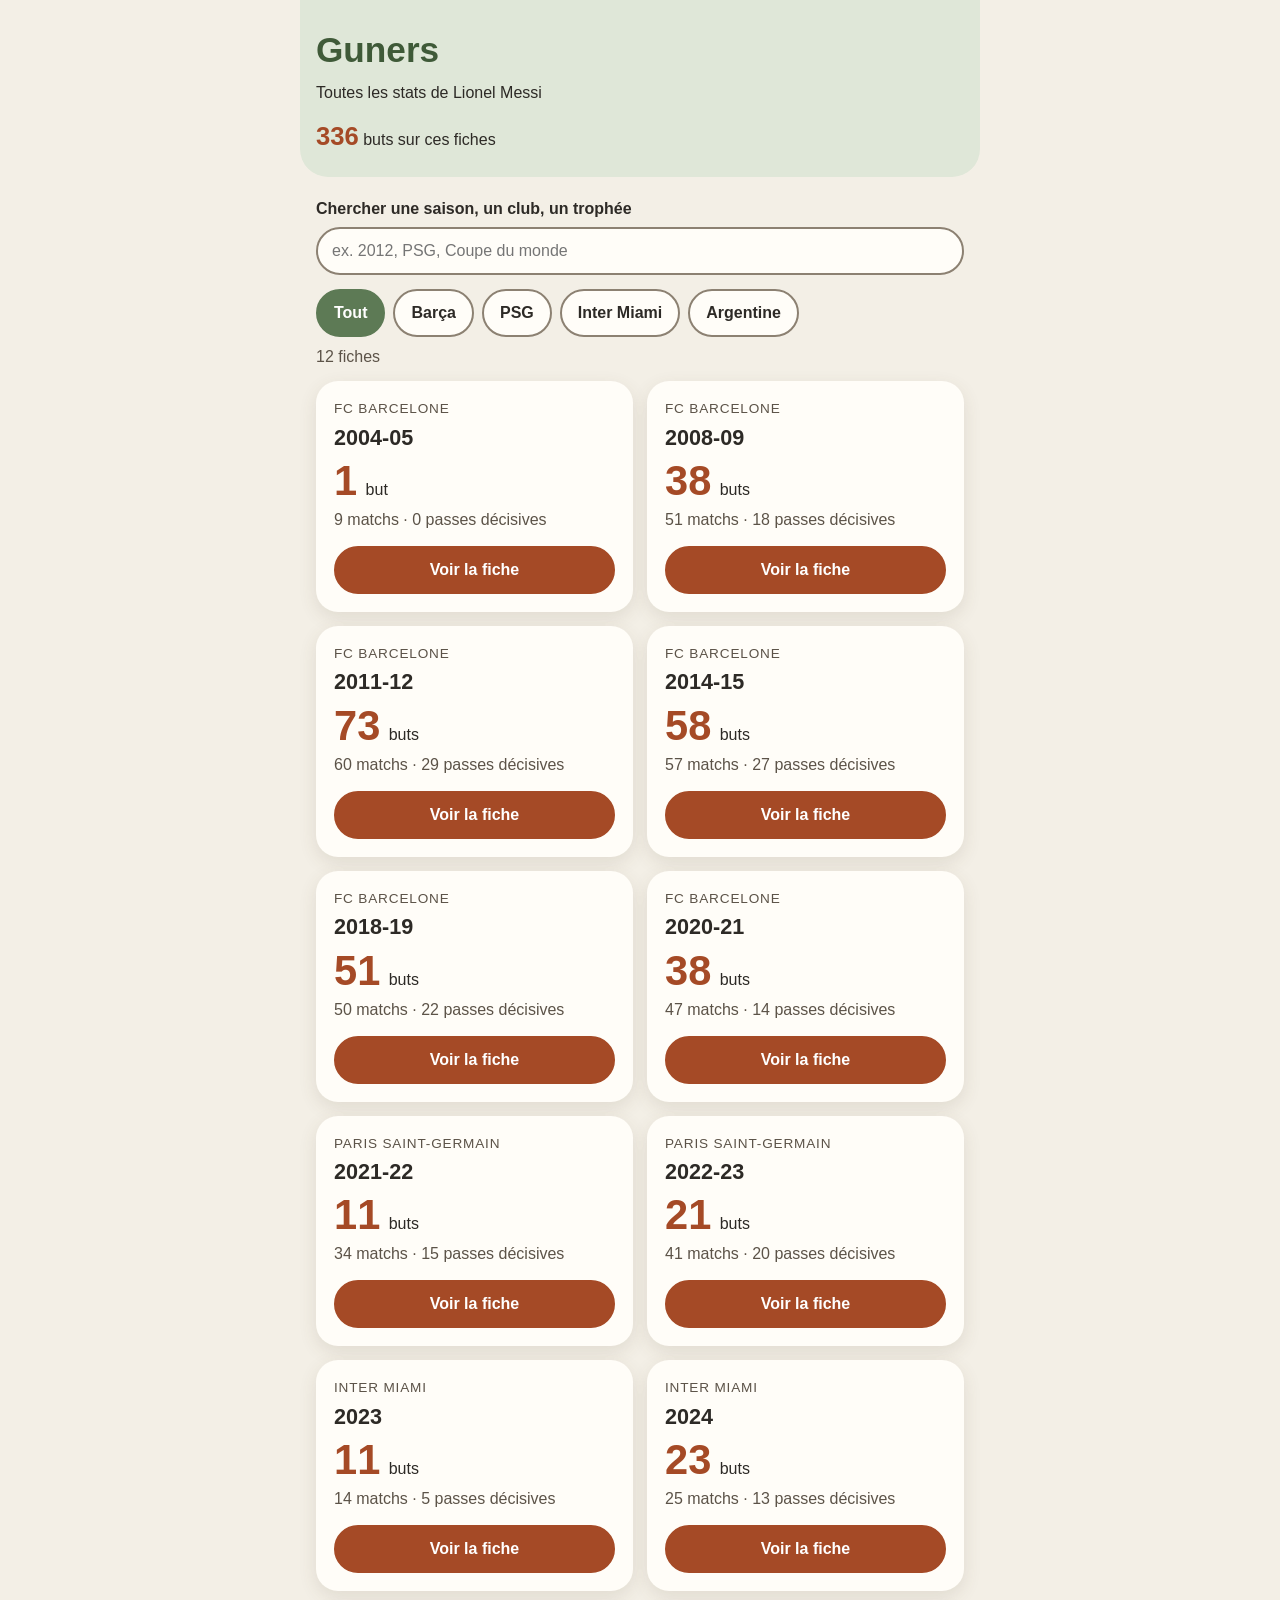
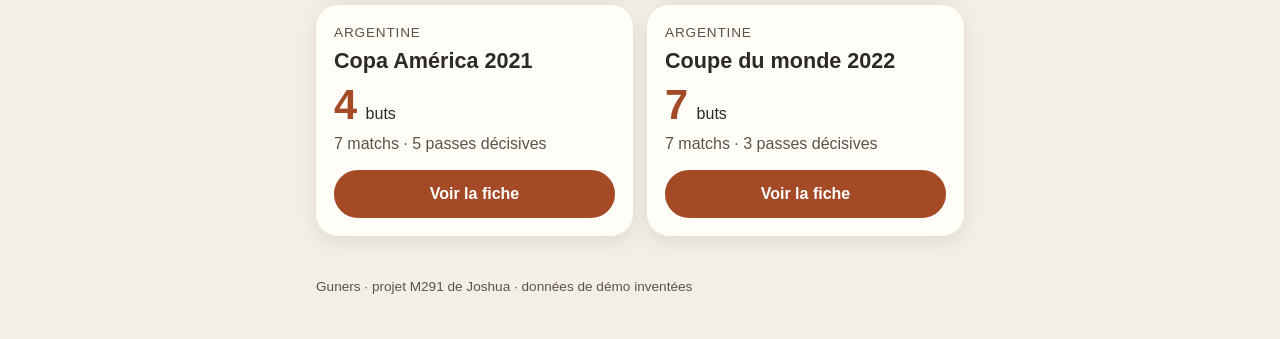
<file: Guners/design/propositions/code/piste-b-chaleureuse.html>
<!DOCTYPE html>
<html lang="fr">
<head>
  <meta charset="utf-8">
  <meta name="viewport" content="width=device-width, initial-scale=1">
  <title>Guners — Piste B · Chaleureuse & terroir</title>
  <style>
    /* Piste B · Chaleureuse & terroir — seules les variables et quelques règles de style changent entre les pistes. */
    :root {
      --fond: #f3efe6; --surface: #fffdf8; --texte: #2d2a26; --texte-doux: #5c5348;
      --bordure: #8c8172; --action: #a54a26; --action-survol: #8a3c1e; --action-texte: #ffffff;
      --puce-active: #5d7a55; --puce-active-texte: #ffffff; --chiffre: #a54a26;
      --focus: #2f5d8a; --succes: #3f6136;
      --police-titre: "Trebuchet MS", "Segoe UI", sans-serif; --police-texte: "Trebuchet MS", "Segoe UI", sans-serif;
    }
    .entete { margin-top: 16px; padding-top: 24px; padding-bottom: 22px; background: #dfe7d8; border-radius: 0 0 28px 28px; }
    .logo { font-size: 2.2rem; font-weight: 700; color: #3f5a38; }
    .total strong { font-size: 1.6rem; color: var(--action); }
    .carte, .fiche, .vide { border-radius: 22px; box-shadow: 0 6px 18px rgba(93, 74, 52, .12); }
    .recherche { border-radius: 999px; padding-left: 20px; }
    .puce { border-radius: 999px; }
    .bouton-principal, .bouton-secondaire, .bouton-retour { border-radius: 999px; }
    .fiche-stats div { border-radius: 14px; background: #eef2ea; }
    .badge-fav { border-radius: 999px; }

    /* --- Structure commune aux 3 pistes --- */
    * { box-sizing: border-box; }
    html { -webkit-text-size-adjust: 100%; }
    body { margin: 0; background: var(--fond); color: var(--texte); font-family: var(--police-texte); line-height: 1.5; }
    .sr-only { position: absolute; width: 1px; height: 1px; overflow: hidden; clip: rect(0 0 0 0); white-space: nowrap; }
    .lien-evitement { position: absolute; left: 8px; top: -60px; padding: 12px 16px; background: var(--action); color: var(--action-texte); z-index: 10; }
    .lien-evitement:focus { top: 8px; }
    :focus-visible { outline: 3px solid var(--focus); outline-offset: 3px; }
    .entete, main, .pied { max-width: 680px; margin: 0 auto; padding-left: 16px; padding-right: 16px; }
    .logo { margin: 0; font-family: var(--police-titre); }
    .accroche { margin: 4px 0 0; }
    .total { margin: 12px 0 0; }
    .total strong { font-family: var(--police-titre); }
    .label-recherche { display: block; font-weight: 700; margin: 20px 0 6px; }
    .recherche { width: 100%; min-height: 48px; padding: 10px 14px; font: inherit; color: var(--texte); background: var(--surface); border: 2px solid var(--bordure); }
    .puces { display: flex; flex-wrap: wrap; gap: 8px; margin: 14px 0 8px; }
    .puce { min-height: 48px; padding: 0 16px; font: inherit; font-weight: 600; cursor: pointer; color: var(--texte); background: var(--surface); border: 2px solid var(--bordure); }
    .puce[aria-pressed="true"] { background: var(--puce-active); color: var(--puce-active-texte); border-color: var(--puce-active); }
    .statut { margin: 6px 0 12px; color: var(--texte-doux); }
    .liste { list-style: none; margin: 0; padding: 0; display: grid; gap: 14px; }
    .carte, .fiche { background: var(--surface); padding: 18px; }
    .carte-club { margin: 0; font-size: .85rem; letter-spacing: .06em; text-transform: uppercase; color: var(--texte-doux); }
    .carte-saison { margin: 2px 0 6px; font-family: var(--police-titre); font-size: 1.35rem; }
    .carte-chiffre { margin: 0; }
    .carte-chiffre strong, .fiche-chiffre strong { font-family: var(--police-titre); font-size: 2.6rem; line-height: 1; margin-right: 4px; color: var(--chiffre); }
    .carte-detail { margin: 6px 0 14px; color: var(--texte-doux); }
    .badge-fav { margin-left: 6px; padding: 2px 8px; font-size: .75rem; background: var(--puce-active); color: var(--puce-active-texte); }
    .bouton-principal, .bouton-secondaire, .bouton-retour { min-height: 48px; padding: 0 20px; font: inherit; font-weight: 700; cursor: pointer; }
    .bouton-principal { width: 100%; background: var(--action); color: var(--action-texte); border: 2px solid var(--action); }
    .bouton-principal:hover { background: var(--action-survol); border-color: var(--action-survol); }
    .bouton-secondaire, .bouton-retour { background: transparent; color: var(--texte); border: 2px solid var(--bordure); }
    .bouton-retour { margin: 16px 0 14px; }
    .vide { padding: 18px; background: var(--surface); }
    .fiche-titre { margin: 2px 0 10px; font-family: var(--police-titre); font-size: 1.7rem; }
    .fiche-chiffre { margin: 0 0 16px; }
    .fiche-chiffre strong { font-size: 4rem; }
    .fiche-stats { display: grid; grid-template-columns: repeat(3, 1fr); gap: 8px; margin: 0 0 18px; }
    .fiche-stats div { padding: 10px; background: var(--fond); }
    .fiche-stats dt { font-size: .8rem; color: var(--texte-doux); }
    .fiche-stats dd { margin: 0; font-family: var(--police-titre); font-size: 1.5rem; font-weight: 700; }
    .fiche h3 { margin: 0 0 6px; font-family: var(--police-titre); font-size: 1.05rem; }
    .trophees { margin: 0 0 16px; padding-left: 0; list-style: none; }
    .anecdote { margin: 0 0 20px; }
    .confirmation { min-height: 1.5em; margin: 10px 0 0; font-weight: 700; color: var(--succes); }
    .mention { margin: 12px 0 0; font-size: .8rem; color: var(--texte-doux); }
    .pied { padding-top: 28px; padding-bottom: 28px; font-size: .85rem; color: var(--texte-doux); }
    @media (min-width: 700px) { .liste { grid-template-columns: 1fr 1fr; } }
  </style>
</head>
<body>
  <a class="lien-evitement" href="#contenu">Aller au contenu</a>
  <header class="entete">
    <p class="logo">Guners</p>
    <p class="accroche">Toutes les stats de Lionel Messi</p>
    <p class="total"><strong id="total-buts">0</strong> buts sur ces fiches</p>
  </header>

  <main id="contenu">
    <section id="vue-liste" aria-label="Liste des fiches">
      <label class="label-recherche" for="recherche">Chercher une saison, un club, un trophée</label>
      <input id="recherche" class="recherche" type="search" placeholder="ex. 2012, PSG, Coupe du monde" autocomplete="off">
      <div id="puces" class="puces" role="group" aria-label="Filtrer par club"></div>
      <p id="statut" class="statut" aria-live="polite"></p>
      <ul id="liste" class="liste"></ul>
    </section>
    <section id="vue-fiche" aria-label="Fiche détaillée" hidden></section>
  </main>

  <footer class="pied">
    <p>Guners · projet M291 de Joshua · données de démo inventées</p>
  </footer>
  <script src="guners.js"></script>
</body>
</html>
</file>
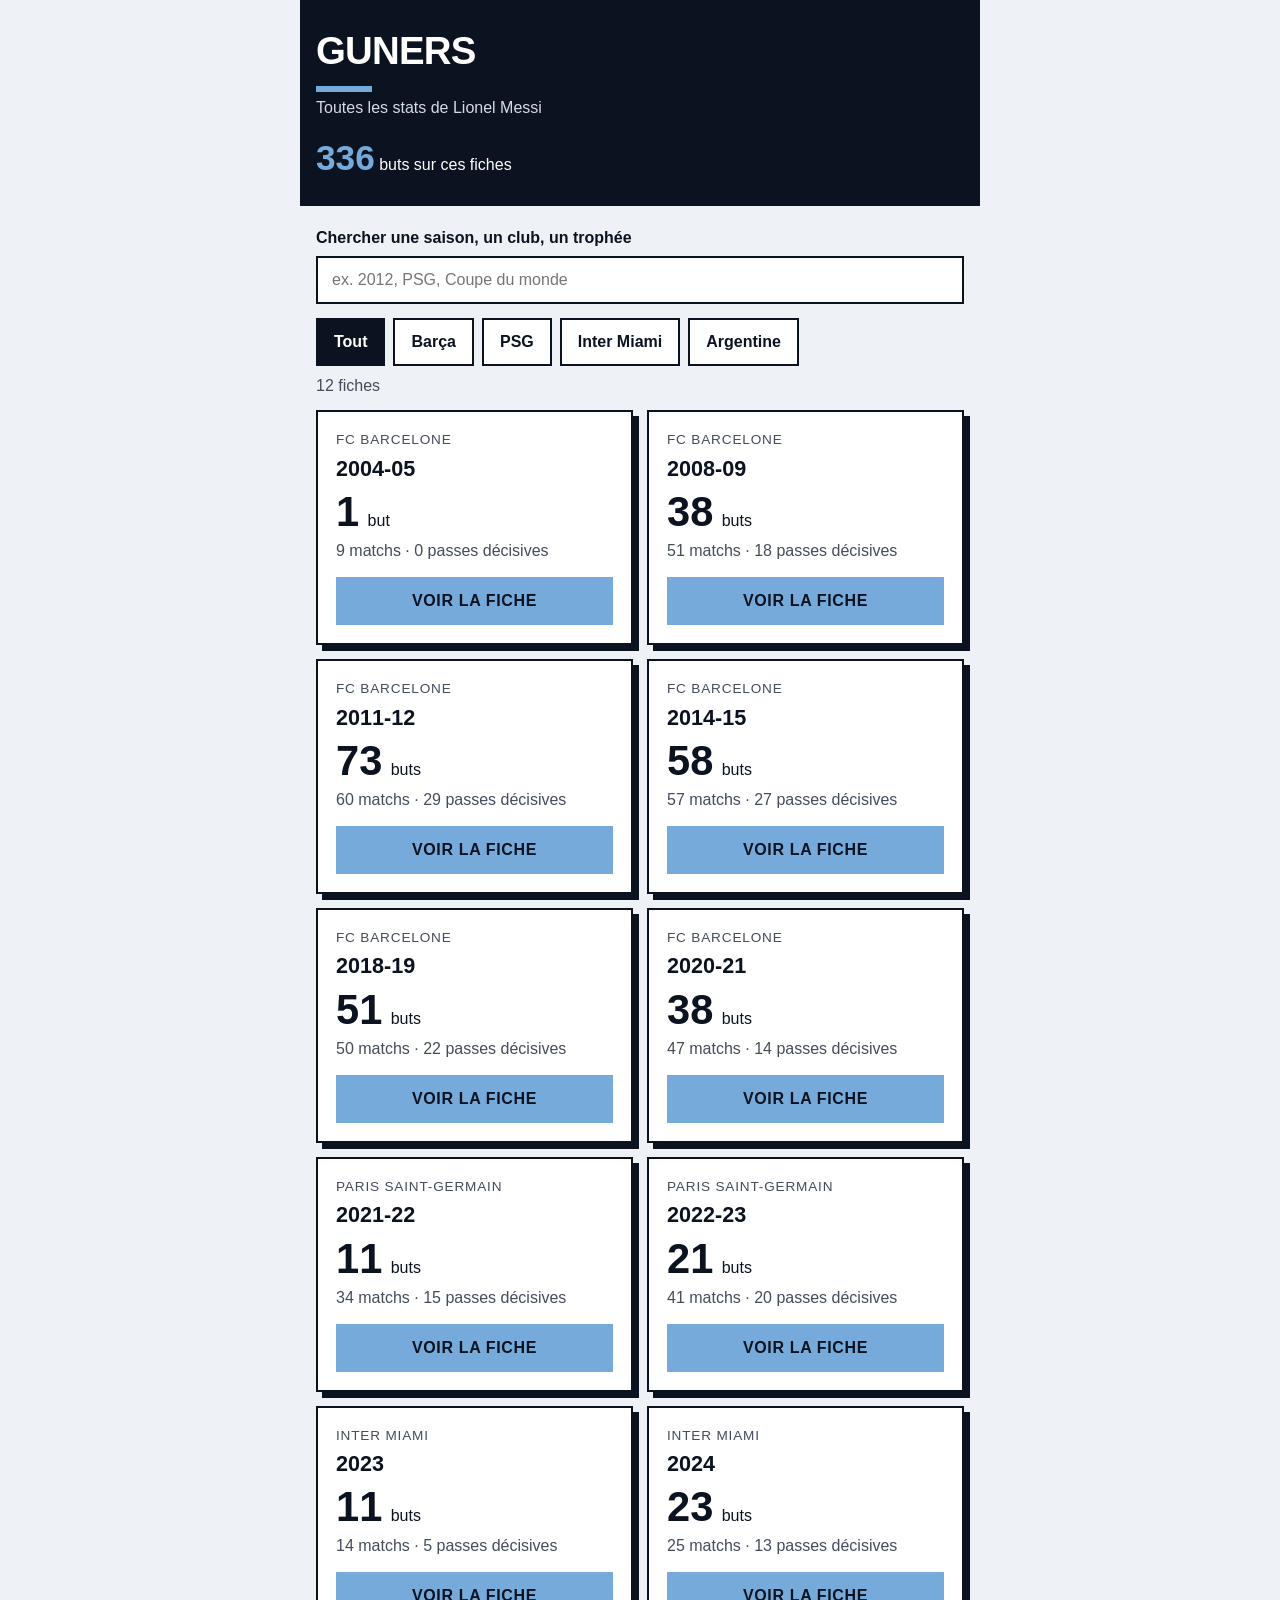
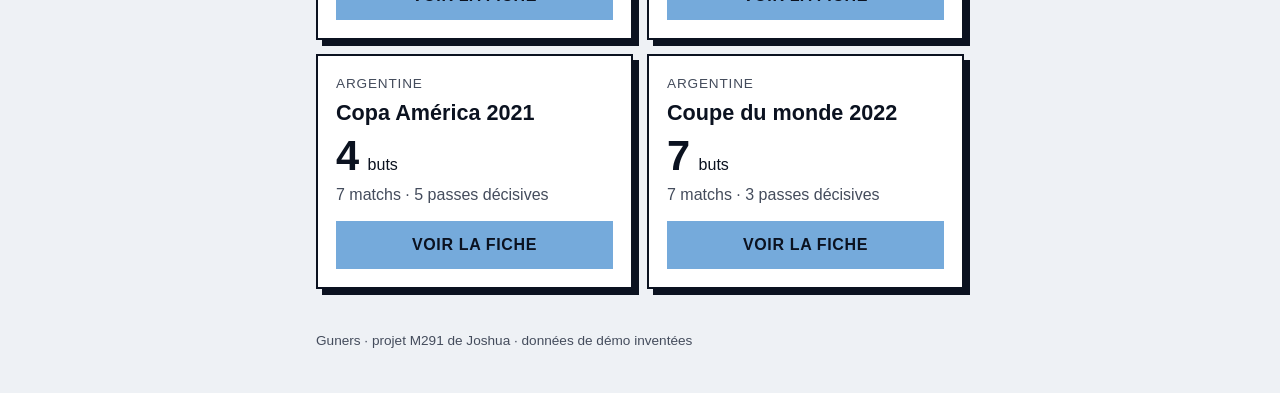
<file: Guners/design/propositions/code/piste-c-moderne.html>
<!DOCTYPE html>
<html lang="fr">
<head>
  <meta charset="utf-8">
  <meta name="viewport" content="width=device-width, initial-scale=1">
  <title>Guners — Piste C · Moderne & pragmatique</title>
  <style>
    /* Piste C · Moderne & pragmatique — seules les variables et quelques règles de style changent entre les pistes. */
    :root {
      --fond: #eef1f5; --surface: #ffffff; --texte: #0b1220; --texte-doux: #444c5c;
      --bordure: #0b1220; --action: #75aadb; --action-survol: #5b95cc; --action-texte: #0b1220;
      --puce-active: #0b1220; --puce-active-texte: #ffffff; --chiffre: #0b1220;
      --focus: #a50044; --succes: #116b3a;
      --police-titre: "Segoe UI", Roboto, "Helvetica Neue", Arial, sans-serif; --police-texte: "Segoe UI", Roboto, "Helvetica Neue", Arial, sans-serif;
    }
    .entete { max-width: none; padding-top: 22px; padding-bottom: 22px; background: #0b1220; color: #ffffff; }
    .entete > * { max-width: 648px; margin-left: auto; margin-right: auto; }
    .logo { font-size: 2.4rem; font-weight: 900; text-transform: uppercase; letter-spacing: -.02em; }
    .logo::after { content: ""; display: block; width: 56px; height: 6px; margin-top: 6px; background: #75aadb; }
    .accroche { color: #d5dbe5; }
    .total strong { font-size: 2.2rem; font-weight: 900; color: #75aadb; }
    .carte-saison, .fiche-titre { font-weight: 900; }
    .carte-chiffre strong, .fiche-chiffre strong { font-weight: 900; }
    .carte, .fiche { border: 2px solid #0b1220; box-shadow: 6px 6px 0 #0b1220; }
    .bouton-principal { text-transform: uppercase; letter-spacing: .04em; }
    .fiche-stats div { border: 2px solid #0b1220; background: #f6f8fb; }

    /* --- Structure commune aux 3 pistes --- */
    * { box-sizing: border-box; }
    html { -webkit-text-size-adjust: 100%; }
    body { margin: 0; background: var(--fond); color: var(--texte); font-family: var(--police-texte); line-height: 1.5; }
    .sr-only { position: absolute; width: 1px; height: 1px; overflow: hidden; clip: rect(0 0 0 0); white-space: nowrap; }
    .lien-evitement { position: absolute; left: 8px; top: -60px; padding: 12px 16px; background: var(--action); color: var(--action-texte); z-index: 10; }
    .lien-evitement:focus { top: 8px; }
    :focus-visible { outline: 3px solid var(--focus); outline-offset: 3px; }
    .entete, main, .pied { max-width: 680px; margin: 0 auto; padding-left: 16px; padding-right: 16px; }
    .logo { margin: 0; font-family: var(--police-titre); }
    .accroche { margin: 4px 0 0; }
    .total { margin: 12px 0 0; }
    .total strong { font-family: var(--police-titre); }
    .label-recherche { display: block; font-weight: 700; margin: 20px 0 6px; }
    .recherche { width: 100%; min-height: 48px; padding: 10px 14px; font: inherit; color: var(--texte); background: var(--surface); border: 2px solid var(--bordure); }
    .puces { display: flex; flex-wrap: wrap; gap: 8px; margin: 14px 0 8px; }
    .puce { min-height: 48px; padding: 0 16px; font: inherit; font-weight: 600; cursor: pointer; color: var(--texte); background: var(--surface); border: 2px solid var(--bordure); }
    .puce[aria-pressed="true"] { background: var(--puce-active); color: var(--puce-active-texte); border-color: var(--puce-active); }
    .statut { margin: 6px 0 12px; color: var(--texte-doux); }
    .liste { list-style: none; margin: 0; padding: 0; display: grid; gap: 14px; }
    .carte, .fiche { background: var(--surface); padding: 18px; }
    .carte-club { margin: 0; font-size: .85rem; letter-spacing: .06em; text-transform: uppercase; color: var(--texte-doux); }
    .carte-saison { margin: 2px 0 6px; font-family: var(--police-titre); font-size: 1.35rem; }
    .carte-chiffre { margin: 0; }
    .carte-chiffre strong, .fiche-chiffre strong { font-family: var(--police-titre); font-size: 2.6rem; line-height: 1; margin-right: 4px; color: var(--chiffre); }
    .carte-detail { margin: 6px 0 14px; color: var(--texte-doux); }
    .badge-fav { margin-left: 6px; padding: 2px 8px; font-size: .75rem; background: var(--puce-active); color: var(--puce-active-texte); }
    .bouton-principal, .bouton-secondaire, .bouton-retour { min-height: 48px; padding: 0 20px; font: inherit; font-weight: 700; cursor: pointer; }
    .bouton-principal { width: 100%; background: var(--action); color: var(--action-texte); border: 2px solid var(--action); }
    .bouton-principal:hover { background: var(--action-survol); border-color: var(--action-survol); }
    .bouton-secondaire, .bouton-retour { background: transparent; color: var(--texte); border: 2px solid var(--bordure); }
    .bouton-retour { margin: 16px 0 14px; }
    .vide { padding: 18px; background: var(--surface); }
    .fiche-titre { margin: 2px 0 10px; font-family: var(--police-titre); font-size: 1.7rem; }
    .fiche-chiffre { margin: 0 0 16px; }
    .fiche-chiffre strong { font-size: 4rem; }
    .fiche-stats { display: grid; grid-template-columns: repeat(3, 1fr); gap: 8px; margin: 0 0 18px; }
    .fiche-stats div { padding: 10px; background: var(--fond); }
    .fiche-stats dt { font-size: .8rem; color: var(--texte-doux); }
    .fiche-stats dd { margin: 0; font-family: var(--police-titre); font-size: 1.5rem; font-weight: 700; }
    .fiche h3 { margin: 0 0 6px; font-family: var(--police-titre); font-size: 1.05rem; }
    .trophees { margin: 0 0 16px; padding-left: 0; list-style: none; }
    .anecdote { margin: 0 0 20px; }
    .confirmation { min-height: 1.5em; margin: 10px 0 0; font-weight: 700; color: var(--succes); }
    .mention { margin: 12px 0 0; font-size: .8rem; color: var(--texte-doux); }
    .pied { padding-top: 28px; padding-bottom: 28px; font-size: .85rem; color: var(--texte-doux); }
    @media (min-width: 700px) { .liste { grid-template-columns: 1fr 1fr; } }
  </style>
</head>
<body>
  <a class="lien-evitement" href="#contenu">Aller au contenu</a>
  <header class="entete">
    <p class="logo">Guners</p>
    <p class="accroche">Toutes les stats de Lionel Messi</p>
    <p class="total"><strong id="total-buts">0</strong> buts sur ces fiches</p>
  </header>

  <main id="contenu">
    <section id="vue-liste" aria-label="Liste des fiches">
      <label class="label-recherche" for="recherche">Chercher une saison, un club, un trophée</label>
      <input id="recherche" class="recherche" type="search" placeholder="ex. 2012, PSG, Coupe du monde" autocomplete="off">
      <div id="puces" class="puces" role="group" aria-label="Filtrer par club"></div>
      <p id="statut" class="statut" aria-live="polite"></p>
      <ul id="liste" class="liste"></ul>
    </section>
    <section id="vue-fiche" aria-label="Fiche détaillée" hidden></section>
  </main>

  <footer class="pied">
    <p>Guners · projet M291 de Joshua · données de démo inventées</p>
  </footer>
  <script src="guners.js"></script>
</body>
</html>
</file>
<file: Guners/site/style.css>
/* Guners · site final
   Piste C « Moderne & pragmatique » retenue dans design/critique.md,
   avec les correctifs : boutons en casse normale, liste triée du plus récent au plus ancien.
   Mobile First : largeur de référence 390 px. */

:root {
  --fond: #eef1f5;
  --surface: #ffffff;
  --surface-douce: #f6f8fb;
  --texte: #0b1220;
  --texte-doux: #444c5c;
  --nuit: #0b1220;
  --nuit-texte: #d5dbe5;
  --action: #75aadb;          /* bleu ciel argentin, toujours avec du texte foncé dessus */
  --action-survol: #5b95cc;
  --action-texte: #0b1220;
  --focus: #a50044;           /* grenat */
  --succes: #116b3a;
  --ombre: 6px 6px 0 var(--nuit);
  --police: "Segoe UI", Roboto, "Helvetica Neue", Arial, sans-serif;
  --cible: 48px;
}

/* ---------- Base ---------- */
* { box-sizing: border-box; }
html { -webkit-text-size-adjust: 100%; scroll-behavior: smooth; }
body {
  margin: 0;
  background: var(--fond);
  color: var(--texte);
  font-family: var(--police);
  line-height: 1.5;
}
h1, h2, h3 { line-height: 1.15; }
a { color: inherit; }
button { font: inherit; }

.sr-only {
  position: absolute; width: 1px; height: 1px; overflow: hidden;
  clip: rect(0 0 0 0); white-space: nowrap;
}

:focus-visible { outline: 3px solid var(--focus); outline-offset: 3px; }
.entete :focus-visible { outline-color: var(--action); }

.lien-evitement {
  position: absolute; left: 8px; top: -80px; z-index: 10;
  padding: 12px 16px; font-weight: 700; text-decoration: none;
  background: var(--action); color: var(--action-texte);
}
.lien-evitement:focus { top: 8px; }

main, .pied { max-width: 680px; margin: 0 auto; padding-left: 16px; padding-right: 16px; }

/* ---------- En-tête : l'écran de stade ---------- */
.entete { background: var(--nuit); color: #ffffff; }
.entete-interne { max-width: 680px; margin: 0 auto; padding: 22px 16px 24px; }

.logo { margin: 0; font-size: 2.4rem; font-weight: 900; text-transform: uppercase; letter-spacing: -.02em; line-height: 1; }
.logo a { text-decoration: none; }
.logo::after { content: ""; display: block; width: 56px; height: 6px; margin-top: 8px; background: var(--action); }

.accroche { margin: 10px 0 0; font-size: 1.05rem; font-weight: 400; color: var(--nuit-texte); }

.tableau {
  margin-top: 16px; padding: 14px 16px;
  border: 2px solid #26324a; background: #0f1a2e;
}
.tableau-ligne { margin: 0; display: flex; align-items: baseline; flex-wrap: wrap; gap: 4px 10px; }
.tableau-chiffre {
  font-size: 3.2rem; font-weight: 900; line-height: 1; color: var(--action);
  font-variant-numeric: tabular-nums; letter-spacing: -.02em;
}
.tableau-legende { color: var(--nuit-texte); }
.tableau-mini {
  list-style: none; margin: 12px 0 0; padding: 12px 0 0;
  display: grid; grid-template-columns: repeat(3, 1fr); gap: 8px;
  border-top: 1px solid #26324a; font-size: .85rem; color: var(--nuit-texte);
}
.tableau-mini strong { display: block; font-size: 1.35rem; font-weight: 900; color: #ffffff; font-variant-numeric: tabular-nums; }

/* ---------- Recherche + filtres ---------- */
.label-recherche { display: block; font-weight: 700; margin: 22px 0 6px; }
.recherche {
  width: 100%; min-height: var(--cible); padding: 10px 14px;
  font: inherit; font-size: 1rem; color: var(--texte);
  background: var(--surface); border: 2px solid var(--nuit); border-radius: 0;
}
.recherche::placeholder { color: #5f6878; }

.puces { display: flex; flex-wrap: wrap; gap: 8px; margin: 14px 0 6px; }
.puce {
  min-height: var(--cible); padding: 0 16px;
  font-weight: 600; cursor: pointer;
  color: var(--texte); background: var(--surface); border: 2px solid var(--nuit);
  transition: transform .12s ease;
}
.puce:hover { background: var(--surface-douce); }
.puce:active { transform: translateY(1px); }
.puce[aria-pressed="true"] { background: var(--nuit); color: #ffffff; }
.puce-compte { margin-left: 6px; font-size: .8rem; font-weight: 400; opacity: .8; }

.statut { margin: 8px 0 14px; color: var(--texte-doux); }

/* ---------- Cartes ---------- */
.liste { list-style: none; margin: 0; padding: 0; display: grid; gap: 18px; }

.carte, .fiche { background: var(--surface); border: 2px solid var(--nuit); box-shadow: var(--ombre); }
.carte { padding: 18px; display: flex; flex-direction: column; height: 100%; }

.carte-club {
  margin: 0; display: flex; align-items: center; flex-wrap: wrap; gap: 6px;
  font-size: .85rem; letter-spacing: .06em; text-transform: uppercase; color: var(--texte-doux);
}
.pastille { width: 10px; height: 10px; border-radius: 50%; border: 1px solid var(--nuit); }
.pastille-barca { background: #a50044; }
.pastille-psg { background: #1d3f8f; }
.pastille-miami { background: #f4b6c8; }
.pastille-arg { background: #75aadb; }

.badge-fav {
  padding: 2px 8px; font-size: .75rem; letter-spacing: 0; text-transform: none;
  background: var(--nuit); color: #ffffff;
}
.carte-saison { margin: 4px 0 8px; font-size: 1.35rem; font-weight: 900; }
.carte-chiffre { margin: 0; }
.carte-chiffre strong, .fiche-chiffre strong {
  font-size: 2.8rem; font-weight: 900; line-height: 1; margin-right: 4px;
  font-variant-numeric: tabular-nums;
}
.carte-detail { margin: 6px 0 16px; color: var(--texte-doux); }
.carte .bouton-principal { margin-top: auto; }

/* ---------- Boutons ---------- */
.bouton-principal, .bouton-secondaire, .bouton-retour {
  min-height: var(--cible); padding: 0 20px; font-weight: 700; cursor: pointer;
  transition: transform .12s ease, box-shadow .12s ease;
}
.bouton-principal {
  width: 100%; background: var(--action); color: var(--action-texte); border: 2px solid var(--nuit);
}
.bouton-principal:hover { background: var(--action-survol); }
.bouton-principal:active, .bouton-secondaire:active, .bouton-retour:active { transform: translateY(1px); }
.bouton-secondaire, .bouton-retour { background: var(--surface); color: var(--texte); border: 2px solid var(--nuit); }
.bouton-secondaire:hover, .bouton-retour:hover { background: var(--surface-douce); }
.bouton-retour { margin: 20px 0 16px; }

.bouton-fav[aria-pressed="true"] { background: var(--nuit); color: #ffffff; }

/* ---------- Résultat vide ---------- */
.vide { padding: 18px; background: var(--surface); border: 2px dashed var(--nuit); }
.vide p { margin: 0 0 14px; }

/* ---------- Fiche détaillée ---------- */
.fiche { padding: 20px 18px; }
.fiche-titre { margin: 4px 0 12px; font-size: 1.8rem; font-weight: 900; }
.fiche-titre:focus { outline: none; }
.fiche-titre:focus-visible { outline: 3px solid var(--focus); outline-offset: 3px; }
.fiche-chiffre { margin: 0 0 18px; font-size: 1.2rem; }
.fiche-chiffre strong { font-size: 5rem; letter-spacing: -.03em; }

.fiche-stats { display: grid; grid-template-columns: repeat(3, 1fr); gap: 8px; margin: 0 0 20px; }
.fiche-stats div { padding: 10px; border: 2px solid var(--nuit); background: var(--surface-douce); }
.fiche-stats dt { font-size: .8rem; color: var(--texte-doux); }
.fiche-stats dd { margin: 0; font-size: 1.5rem; font-weight: 900; font-variant-numeric: tabular-nums; }

.fiche h3 { margin: 0 0 8px; font-size: 1.05rem; }
.trophees { margin: 0 0 18px; padding: 0; list-style: none; display: flex; flex-wrap: wrap; gap: 8px; }
.trophees li { padding: 6px 10px; border: 2px solid var(--nuit); background: var(--surface-douce); font-weight: 600; }
.anecdote { margin: 0 0 22px; padding-left: 12px; border-left: 4px solid var(--action); }

.confirmation { min-height: 1.5em; margin: 10px 0 0; font-weight: 700; color: var(--succes); }

.fiche-nav { display: grid; grid-template-columns: 1fr 1fr; gap: 10px; margin: 18px 0 0; }
.fiche-nav a {
  display: flex; flex-direction: column; justify-content: center;
  min-height: 56px; padding: 8px 12px; text-decoration: none;
  background: var(--surface); border: 2px solid var(--nuit); font-size: .85rem; color: var(--texte-doux);
}
.fiche-nav a strong { color: var(--texte); font-size: 1rem; }
.fiche-nav a:hover { background: var(--surface-douce); }
.fiche-nav .suivante { text-align: right; grid-column: 2; }

.mention { margin: 16px 0 0; font-size: .8rem; color: var(--texte-doux); }

/* ---------- Pied ---------- */
.pied { padding-top: 36px; padding-bottom: 36px; font-size: .85rem; color: var(--texte-doux); }
.pied p { margin: 0 0 4px; }

/* ---------- Écrans plus larges ---------- */
@media (min-width: 700px) {
  .liste { grid-template-columns: 1fr 1fr; }
  .logo { font-size: 3rem; }
  .tableau-chiffre { font-size: 4rem; }
}

/* Petite apparition des cartes, coupée si l'utilisateur préfère moins d'animation */
@media (prefers-reduced-motion: no-preference) {
  .liste > li { animation: monte .35s ease both; }
  .fiche { animation: monte .3s ease both; }
  @keyframes monte { from { opacity: 0; transform: translateY(8px); } to { opacity: 1; transform: none; } }
}
@media (prefers-reduced-motion: reduce) {
  html { scroll-behavior: auto; }
  * { transition: none !important; }
}
</file>
